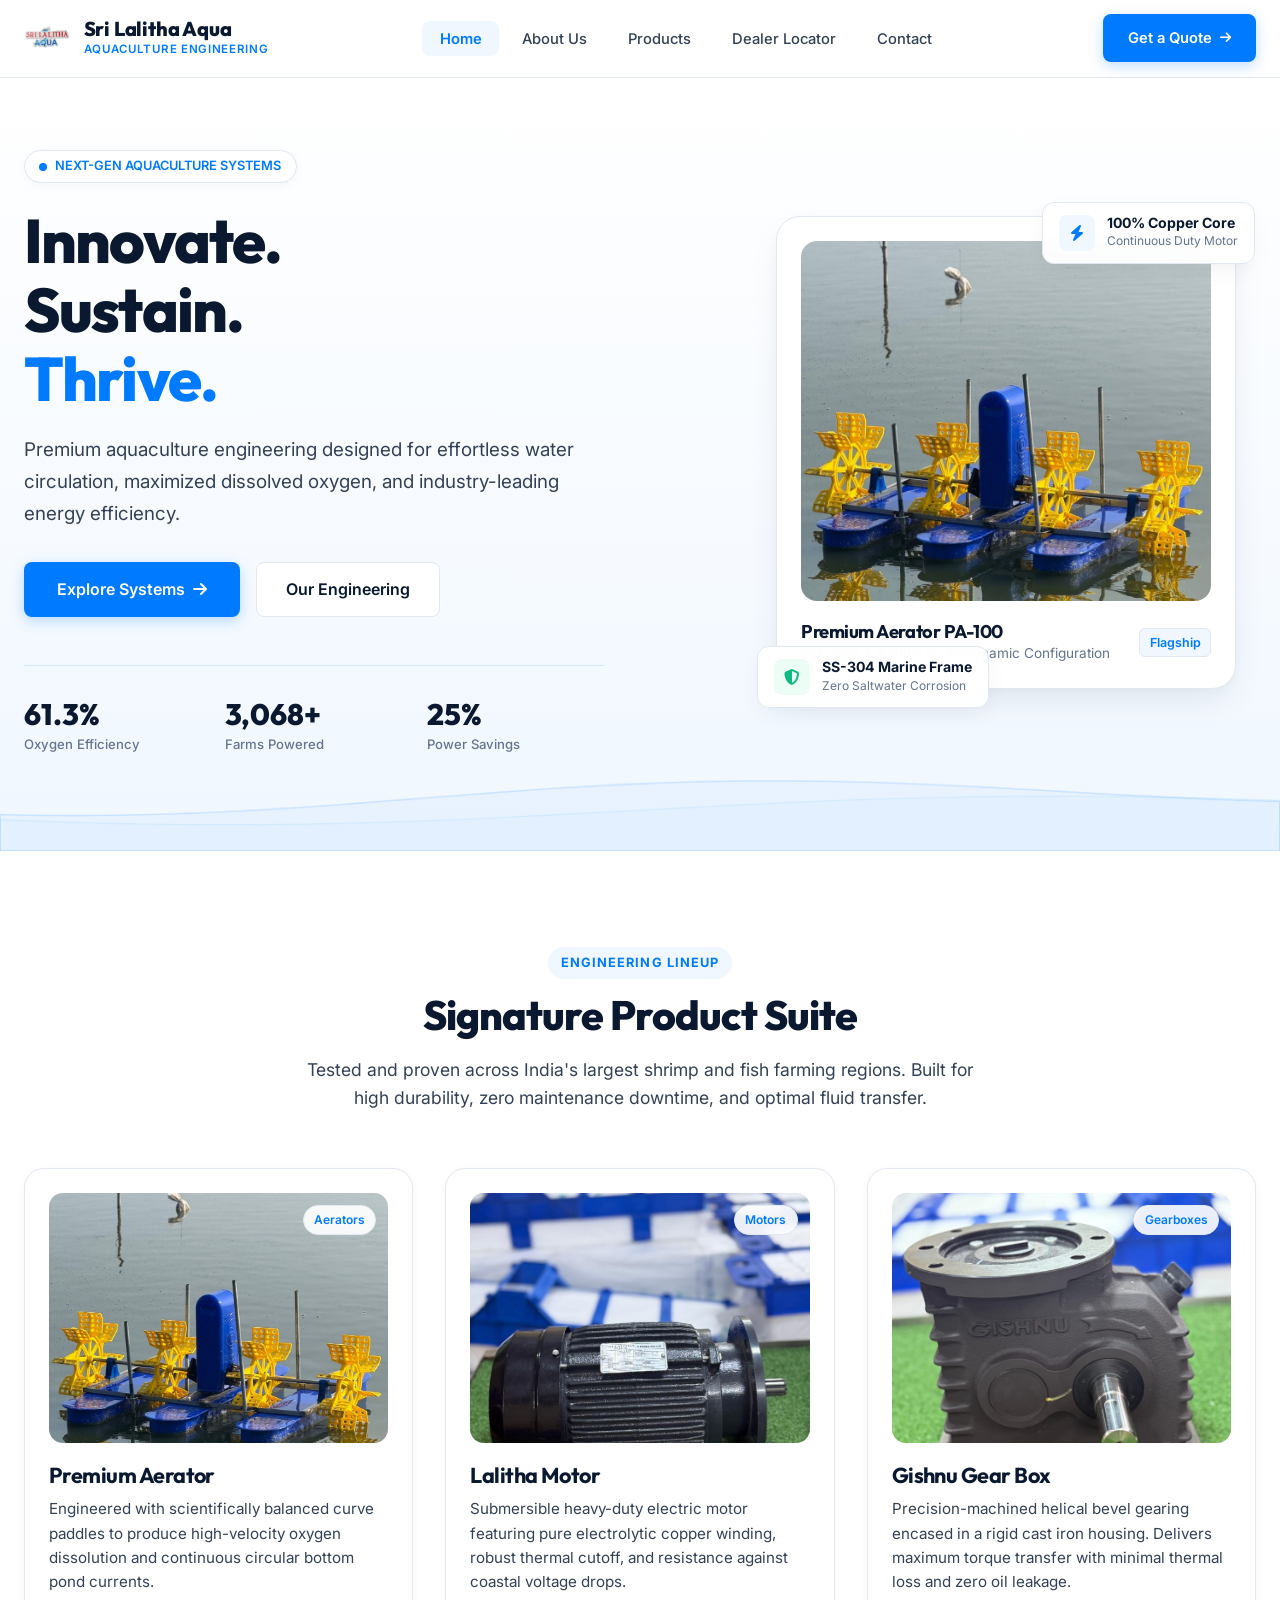
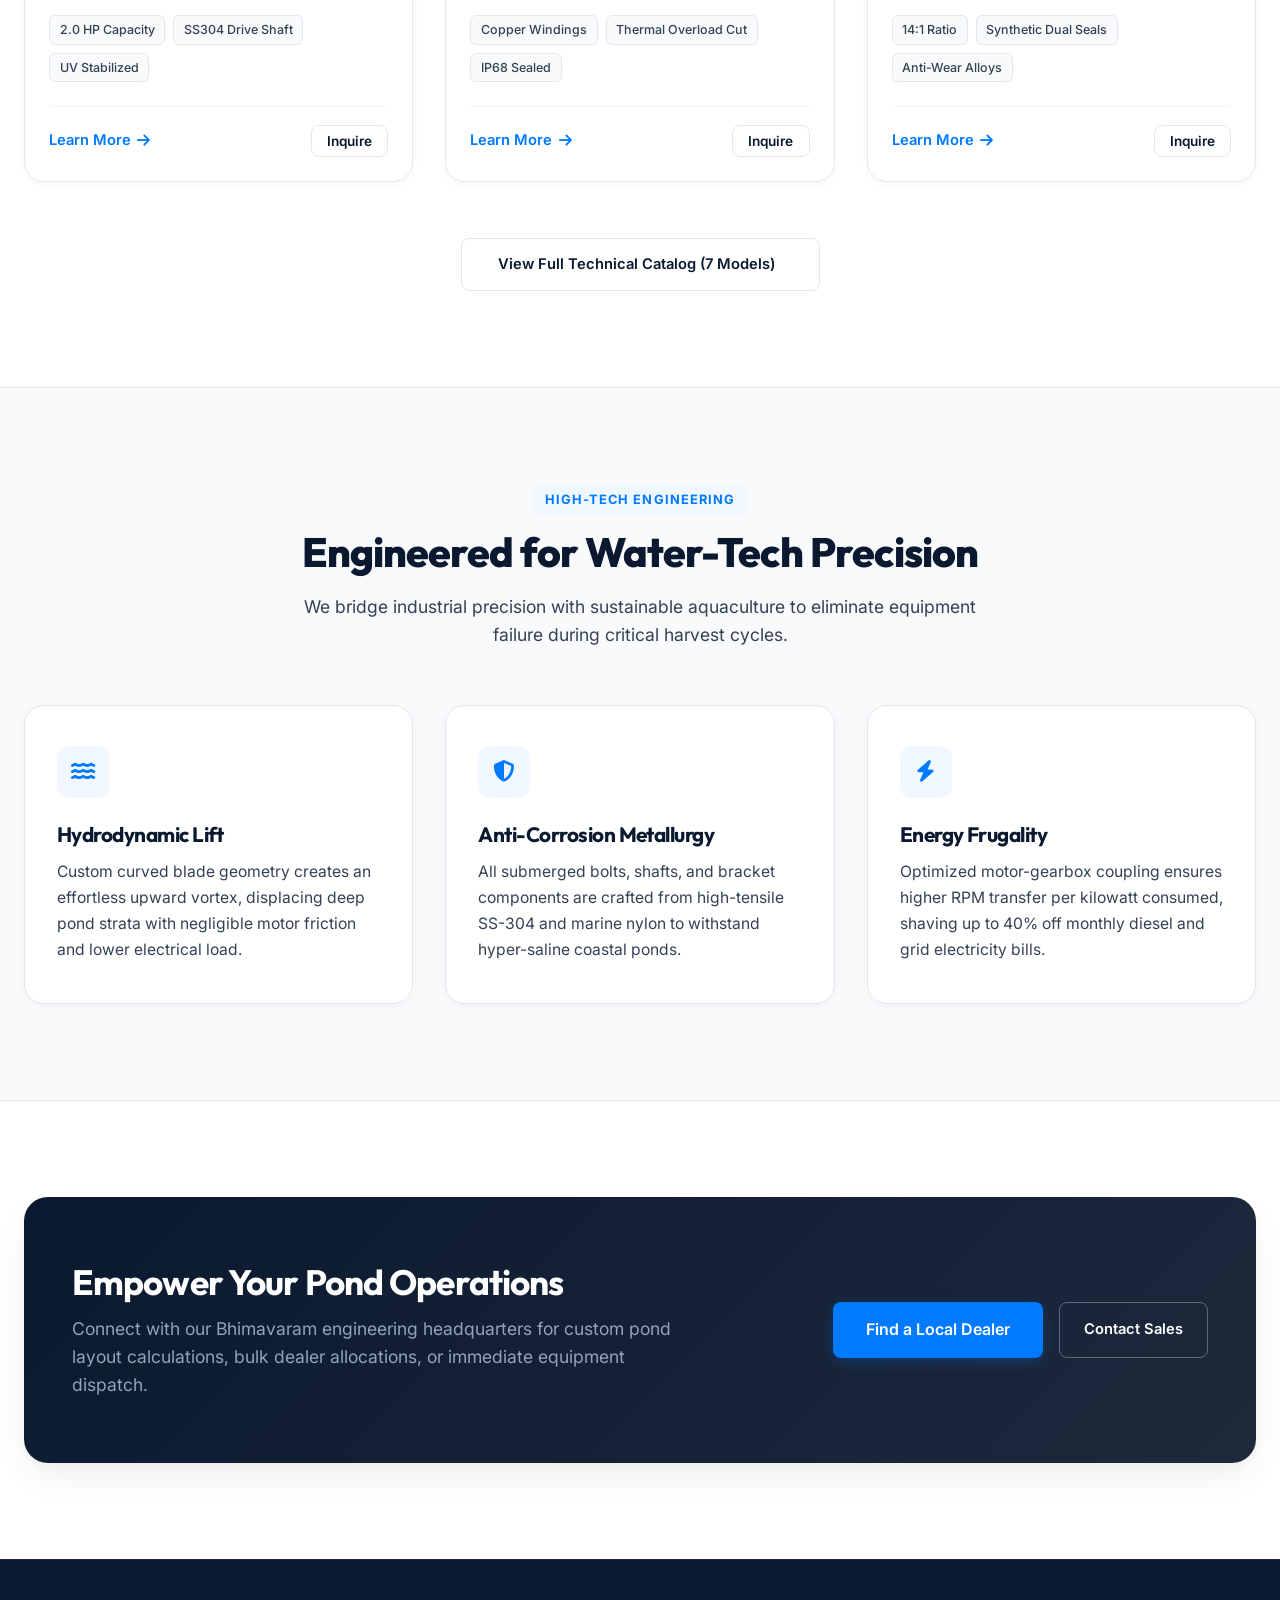
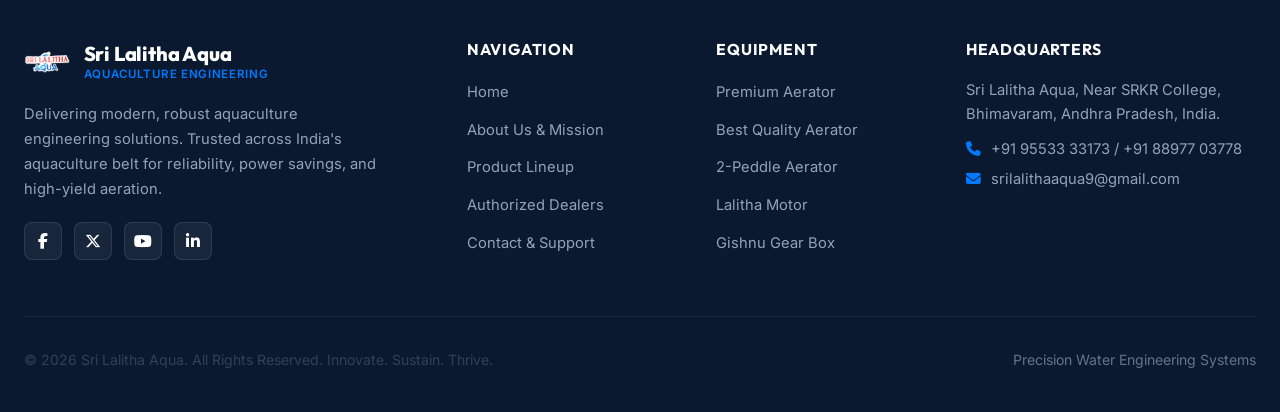
<file: index.html>
<!DOCTYPE html>
<html lang="en">
<head>
  <meta charset="UTF-8">
  <meta name="viewport" content="width=device-width, initial-scale=1.0">
  <meta name="description" content="Sri Lalitha Aqua - High-efficiency aquaculture engineering, weightless aerator hydrodynamics, high-torque motors, and precision gear systems.">
  <meta name="keywords" content="Sri Lalitha Aqua, aquaculture aerators, paddle aerators, submersible motors, aquaculture gearboxes, Bhimavaram">
  <meta name="author" content="Sri Lalitha Aqua">
  <title>Sri Lalitha Aqua | Modern Aquaculture Engineering</title>

  <link rel="preconnect" href="https://fonts.googleapis.com">
  <link rel="preconnect" href="https://fonts.gstatic.com" crossorigin>
  <link href="https://fonts.googleapis.com/css2?family=Inter:wght@300;400;500;600;700;800&family=Outfit:wght@500;600;700;800&display=swap" rel="stylesheet">

  <link rel="stylesheet" href="https://cdnjs.cloudflare.com/ajax/libs/font-awesome/6.5.1/css/all.min.css">

  <link rel="stylesheet" href="assets/css/style.css">
</head>
<body>

  <div id="preloader" class="preloader" aria-hidden="true">
    <div class="preloader-content">
      <div class="preloader-graphic">
        <div class="water-droplet-ring"></div>
        <img src="assets/images/logo.png" alt="Sri Lalitha Aqua" class="preloader-logo">
      </div>
      <div class="preloader-title">Sri Lalitha Aqua</div>
      <div class="preloader-status">
        <span id="preloaderStatusText">INITIALIZING HYDRODYNAMICS</span>
        <span id="preloaderCounter">0%</span>
      </div>
      <div class="preloader-bar">
        <div class="preloader-bar-fill" id="preloaderBarFill"></div>
      </div>
    </div>
  </div>

  <header class="site-header">
    <div class="header-inner">
      <a href="index.html" class="brand-wrap" aria-label="Sri Lalitha Aqua Home">
        <img src="assets/images/logo.png" alt="Sri Lalitha Aqua Logo" class="brand-logo">
        <div class="brand-text-wrap">
          <span class="brand-title">Sri Lalitha Aqua</span>
          <span class="brand-subtitle">Aquaculture Engineering</span>
        </div>
      </a>

      <nav aria-label="Primary Navigation">
        <ul class="nav-menu">
          <li><a href="index.html" class="nav-link active">Home</a></li>
          <li><a href="about.html" class="nav-link">About Us</a></li>
          <li><a href="products.html" class="nav-link">Products</a></li>
          <li><a href="dealer.html" class="nav-link">Dealer Locator</a></li>
          <li><a href="contact.html" class="nav-link">Contact</a></li>
        </ul>
      </nav>

      <div class="header-actions">
        <a href="contact.html" class="btn btn-primary">
          <span>Get a Quote</span>
          <i class="fas fa-arrow-right" style="font-size: 0.8rem;"></i>
        </a>
      </div>

      <button class="hamburger-btn" id="hamburgerBtn" aria-label="Toggle Navigation Menu">
        <span></span>
        <span></span>
        <span></span>
      </button>
    </div>

    <div class="mobile-nav-menu" id="mobileNavMenu">
      <a href="index.html" class="nav-link active">Home</a>
      <a href="about.html" class="nav-link">About Us</a>
      <a href="products.html" class="nav-link">Products</a>
      <a href="dealer.html" class="nav-link">Dealer Locator</a>
      <a href="contact.html" class="nav-link">Contact</a>
      <div style="padding-top: 0.5rem;">
        <a href="contact.html" class="btn btn-primary" style="width: 100%;">Contact Engineering</a>
      </div>
    </div>
  </header>

  <main>
    
    <section class="hero-section">
      <div class="hero-container">
        
        <div class="hero-copy-column">
          <div class="hero-badge">
            <span class="hero-badge-dot"></span>
            <span>NEXT-GEN AQUACULTURE SYSTEMS</span>
          </div>

          <h1 class="hero-title">
            <span class="hero-line-mask"><span class="hero-word-reveal delay-1">Innovate.</span></span>
            <span class="hero-line-mask"><span class="hero-word-reveal delay-2">Sustain.</span></span>
            <span class="hero-line-mask"><span class="hero-word-reveal delay-3 highlight">Thrive.</span></span>
          </h1>

          <p class="hero-subtitle">
            Premium aquaculture engineering designed for effortless water circulation, maximized dissolved oxygen, and industry-leading energy efficiency.
          </p>

          <div class="hero-actions">
            <a href="products.html" class="btn btn-primary" style="padding: 0.85rem 2rem; font-size: 1rem;">
              <span>Explore Systems</span>
              <i class="fas fa-arrow-right"></i>
            </a>
            <a href="about.html" class="btn btn-secondary" style="padding: 0.85rem 1.8rem; font-size: 1rem;">
              <span>Our Engineering</span>
            </a>
          </div>

          <div class="hero-stats">
            <div class="stat-item">
              <span class="stat-number" data-target="99.8" data-decimals="1" data-suffix="%">0.0%</span>
              <span class="stat-label">Oxygen Efficiency</span>
            </div>
            <div class="stat-item">
              <span class="stat-number" data-target="5000" data-decimals="0" data-suffix="+">0+</span>
              <span class="stat-label">Farms Powered</span>
            </div>
            <div class="stat-item">
              <span class="stat-number" data-target="40" data-decimals="0" data-suffix="%">0%</span>
              <span class="stat-label">Power Savings</span>
            </div>
          </div>
        </div>

        <div class="hero-visual-stage fade-up">
          <div class="hero-product-card">
            
            <div class="floating-spec spec-top-right">
              <div class="spec-icon">
                <i class="fas fa-bolt"></i>
              </div>
              <div>
                <div class="spec-text-title">100% Copper Core</div>
                <div class="spec-text-sub">Continuous Duty Motor</div>
              </div>
            </div>

            <div class="hero-image-wrap">
              <img src="assets/images/premium-aerator.jpg" alt="Sri Lalitha Aqua Flagship Aerator" class="hero-image">
            </div>

            <div style="margin-top: 1.25rem; display: flex; justify-content: space-between; align-items: center;">
              <div>
                <h3 style="font-size: 1.15rem; font-weight: 700;">Premium Aerator PA-100</h3>
                <p style="font-size: 0.85rem; color: var(--text-muted);">Industrial 4-Paddle Hydrodynamic Configuration</p>
              </div>
              <span class="spec-tag" style="background: var(--bg-ice); color: var(--accent-blue); font-weight: 600;">Flagship</span>
            </div>

            <div class="floating-spec spec-bottom-left">
              <div class="spec-icon" style="color: var(--accent-green); background: #ecfdf5;">
                <i class="fas fa-shield-alt"></i>
              </div>
              <div>
                <div class="spec-text-title">SS-304 Marine Frame</div>
                <div class="spec-text-sub">Zero Saltwater Corrosion</div>
              </div>
            </div>
          </div>
        </div>
      </div>

      <canvas id="heroWaveCanvas"></canvas>
    </section>

    <section class="section" id="featured-products">
      <div class="container">
        <div class="section-header fade-up">
          <span class="section-tag">Engineering Lineup</span>
          <h2 class="section-title">Signature Product Suite</h2>
          <p class="section-desc">
            Tested and proven across India's largest shrimp and fish farming regions. Built for high durability, zero maintenance downtime, and optimal fluid transfer.
          </p>
        </div>

        <div class="products-grid">
          
          <article class="product-card fade-up">
            <div class="product-media">
              <span class="product-badge-pill">Aerators</span>
              <img src="assets/images/premium-aerator.jpg" alt="Sri Lalitha Aqua Premium Aerator" class="product-image" loading="lazy">
            </div>
            <div class="product-info">
              <h3 class="product-title">Premium Aerator</h3>
              <p class="product-desc">
                Engineered with scientifically balanced curve paddles to produce high-velocity oxygen dissolution and continuous circular bottom pond currents.
              </p>
              <div class="product-specs-list">
                <span class="spec-tag">2.0 HP Capacity</span>
                <span class="spec-tag">SS304 Drive Shaft</span>
                <span class="spec-tag">UV Stabilized</span>
              </div>
              <div class="product-card-footer">
                <a href="products.html" class="link-learn-more">
                  <span>Learn More</span>
                  <i class="fas fa-arrow-right"></i>
                </a>
                <button class="btn btn-secondary trigger-inquiry-btn" data-product="Premium Aerator" style="padding: 0.45rem 0.95rem; font-size: 0.85rem;">
                  Inquire
                </button>
              </div>
            </div>
          </article>

          <article class="product-card fade-up">
            <div class="product-media">
              <span class="product-badge-pill">Motors</span>
              <img src="assets/images/lalitha-motor.jpg" alt="Lalitha High-Torque Motor" class="product-image" loading="lazy">
            </div>
            <div class="product-info">
              <h3 class="product-title">Lalitha Motor</h3>
              <p class="product-desc">
                Submersible heavy-duty electric motor featuring pure electrolytic copper winding, robust thermal cutoff, and resistance against coastal voltage drops.
              </p>
              <div class="product-specs-list">
                <span class="spec-tag">Copper Windings</span>
                <span class="spec-tag">Thermal Overload Cut</span>
                <span class="spec-tag">IP68 Sealed</span>
              </div>
              <div class="product-card-footer">
                <a href="products.html" class="link-learn-more">
                  <span>Learn More</span>
                  <i class="fas fa-arrow-right"></i>
                </a>
                <button class="btn btn-secondary trigger-inquiry-btn" data-product="Lalitha Motor" style="padding: 0.45rem 0.95rem; font-size: 0.85rem;">
                  Inquire
                </button>
              </div>
            </div>
          </article>

          <article class="product-card fade-up">
            <div class="product-media">
              <span class="product-badge-pill">Gearboxes</span>
              <img src="assets/images/gishnu-gear-box.jpg" alt="Gishnu Helical Gear Box" class="product-image" loading="lazy">
            </div>
            <div class="product-info">
              <h3 class="product-title">Gishnu Gear Box</h3>
              <p class="product-desc">
                Precision-machined helical bevel gearing encased in a rigid cast iron housing. Delivers maximum torque transfer with minimal thermal loss and zero oil leakage.
              </p>
              <div class="product-specs-list">
                <span class="spec-tag">14:1 Ratio</span>
                <span class="spec-tag">Synthetic Dual Seals</span>
                <span class="spec-tag">Anti-Wear Alloys</span>
              </div>
              <div class="product-card-footer">
                <a href="products.html" class="link-learn-more">
                  <span>Learn More</span>
                  <i class="fas fa-arrow-right"></i>
                </a>
                <button class="btn btn-secondary trigger-inquiry-btn" data-product="Gishnu Gear Box" style="padding: 0.45rem 0.95rem; font-size: 0.85rem;">
                  Inquire
                </button>
              </div>
            </div>
          </article>
        </div>

        <div style="text-align: center; margin-top: 3.5rem;" class="fade-up">
          <a href="products.html" class="btn btn-secondary" style="padding: 0.85rem 2.25rem;">
            <span>View Full Technical Catalog (7 Models)</span>
            <i class="fas fa-grid-2"></i>
          </a>
        </div>
      </div>
    </section>

    <section class="section section-alt">
      <div class="container">
        <div class="section-header fade-up">
          <span class="section-tag">High-Tech Engineering</span>
          <h2 class="section-title">Engineered for Water-Tech Precision</h2>
          <p class="section-desc">
            We bridge industrial precision with sustainable aquaculture to eliminate equipment failure during critical harvest cycles.
          </p>
        </div>

        <div class="engineering-grid">
          <div class="engineering-card fade-up">
            <div class="card-icon-box">
              <i class="fas fa-water"></i>
            </div>
            <h3 class="card-title">Hydrodynamic Lift</h3>
            <p class="card-desc">
              Custom curved blade geometry creates an effortless upward vortex, displacing deep pond strata with negligible motor friction and lower electrical load.
            </p>
          </div>

          <div class="engineering-card fade-up">
            <div class="card-icon-box">
              <i class="fas fa-shield-halved"></i>
            </div>
            <h3 class="card-title">Anti-Corrosion Metallurgy</h3>
            <p class="card-desc">
              All submerged bolts, shafts, and bracket components are crafted from high-tensile SS-304 and marine nylon to withstand hyper-saline coastal ponds.
            </p>
          </div>

          <div class="engineering-card fade-up">
            <div class="card-icon-box">
              <i class="fas fa-bolt"></i>
            </div>
            <h3 class="card-title">Energy Frugality</h3>
            <p class="card-desc">
              Optimized motor-gearbox coupling ensures higher RPM transfer per kilowatt consumed, shaving up to 40% off monthly diesel and grid electricity bills.
            </p>
          </div>
        </div>
      </div>
    </section>

    <section class="section">
      <div class="container">
        <div class="cta-banner fade-up">
          <div>
            <h2>Empower Your Pond Operations</h2>
            <p>
              Connect with our Bhimavaram engineering headquarters for custom pond layout calculations, bulk dealer allocations, or immediate equipment dispatch.
            </p>
          </div>
          <div style="display: flex; gap: 1rem; flex-wrap: wrap;">
            <a href="dealer.html" class="btn btn-primary">Find a Local Dealer</a>
            <a href="contact.html" class="btn btn-secondary" style="background: transparent; color: #fff; border-color: rgba(255,255,255,0.3);">Contact Sales</a>
          </div>
        </div>
      </div>
    </section>
  </main>

  <div class="modal-overlay" id="inquiryModal" role="dialog" aria-modal="true" aria-labelledby="modalHeading">
    <div class="modal-content">
      <button class="modal-close" id="modalCloseBtn" aria-label="Close dialog">
        <i class="fas fa-times"></i>
      </button>

      <div style="margin-bottom: 1.5rem;">
        <span class="section-tag" style="font-size: 0.75rem; margin-bottom: 0.5rem;">Product Inquiry</span>
        <h3 id="modalHeading" style="font-size: 1.6rem; color: var(--text-primary);">Request Technical Quote</h3>
        <p style="font-size: 0.9rem; color: var(--text-muted);">Speak directly with our technical team in Bhimavaram.</p>
      </div>

      <form data-ajax-form>
        <div class="form-group">
          <label class="form-label">Target Equipment</label>
          <input type="text" class="form-control" id="modalProduct" readonly value="Premium Aerator PA-100">
        </div>
        <div class="form-group">
          <label class="form-label">Full Name / Farm Identity</label>
          <input type="text" class="form-control" placeholder="e.g. Ramesh Aqua Farms" required>
        </div>
        <div class="form-group">
          <label class="form-label">Contact Phone / WhatsApp Number</label>
          <input type="tel" class="form-control" placeholder="+91 95533 33173" required>
        </div>
        <div class="form-group">
          <label class="form-label">Requirements or Acreage Details</label>
          <textarea class="form-control" rows="3" placeholder="Specify quantity, pond acreage, or target delivery location..."></textarea>
        </div>
        <button type="submit" class="btn btn-primary" style="width: 100%; justify-content: center; padding: 0.85rem;">
          <span>Submit Request</span>
          <i class="fas fa-paper-plane" style="font-size: 0.85rem;"></i>
        </button>
      </form>
    </div>
  </div>

  <footer class="site-footer">
    <div class="container">
      <div class="footer-top">
        <div class="footer-brand">
          <div class="brand-wrap">
            <img src="assets/images/logo.png" alt="Sri Lalitha Aqua Emblem" class="brand-logo" style="filter: brightness(1.2);">
            <div class="brand-text-wrap">
              <span class="brand-title" style="color: #ffffff;">Sri Lalitha Aqua</span>
              <span class="brand-subtitle" style="color: var(--accent-blue);">Aquaculture Engineering</span>
            </div>
          </div>
          <p>
            Delivering modern, robust aquaculture engineering solutions. Trusted across India's aquaculture belt for reliability, power savings, and high-yield aeration.
          </p>
          <div class="footer-social-links">
            <a href="https://facebook.com/srilalithaaqua" target="_blank" rel="noopener" class="social-icon-btn" aria-label="Facebook"><i class="fab fa-facebook-f"></i></a>
            <a href="https://twitter.com/srilalithaaqua" target="_blank" rel="noopener" class="social-icon-btn" aria-label="Twitter"><i class="fab fa-x-twitter"></i></a>
            <a href="https://youtube.com/srilalithaaqua" target="_blank" rel="noopener" class="social-icon-btn" aria-label="YouTube"><i class="fab fa-youtube"></i></a>
            <a href="https://linkedin.com/company/srilalithaaqua" target="_blank" rel="noopener" class="social-icon-btn" aria-label="LinkedIn"><i class="fab fa-linkedin-in"></i></a>
          </div>
        </div>

        <div>
          <h4 class="footer-col-title">Navigation</h4>
          <ul class="footer-links">
            <li><a href="index.html">Home</a></li>
            <li><a href="about.html">About Us &amp; Mission</a></li>
            <li><a href="products.html">Product Lineup</a></li>
            <li><a href="dealer.html">Authorized Dealers</a></li>
            <li><a href="contact.html">Contact &amp; Support</a></li>
          </ul>
        </div>

        <div>
          <h4 class="footer-col-title">Equipment</h4>
          <ul class="footer-links">
            <li><a href="products.html">Premium Aerator</a></li>
            <li><a href="products.html">Best Quality Aerator</a></li>
            <li><a href="products.html">2-Peddle Aerator</a></li>
            <li><a href="products.html">Lalitha Motor</a></li>
            <li><a href="products.html">Gishnu Gear Box</a></li>
          </ul>
        </div>

        <div>
          <h4 class="footer-col-title">Headquarters</h4>
          <p style="color: #94a3b8; font-size: 0.92rem; line-height: 1.6; margin-bottom: 0.75rem;">
            Sri Lalitha Aqua, Near SRKR College,<br>
            Bhimavaram, Andhra Pradesh, India.
          </p>
          <p style="color: #94a3b8; font-size: 0.92rem;">
            <i class="fas fa-phone" style="color: var(--accent-blue); margin-right: 0.4rem;"></i>
            +91 95533 33173 / +91 88977 03778
          </p>
          <p style="color: #94a3b8; font-size: 0.92rem; margin-top: 0.4rem;">
            <i class="fas fa-envelope" style="color: var(--accent-blue); margin-right: 0.4rem;"></i>
            srilalithaaqua9@gmail.com
          </p>
        </div>
      </div>

      <div class="footer-bottom">
        <p>&copy; 2026 Sri Lalitha Aqua. All Rights Reserved. Innovate. Sustain. Thrive.</p>
        <p style="color: #64748b;">Precision Water Engineering Systems</p>
      </div>
    </div>
  </footer>

  <script src="assets/js/script.js"></script>
</body>
</html>
</file>
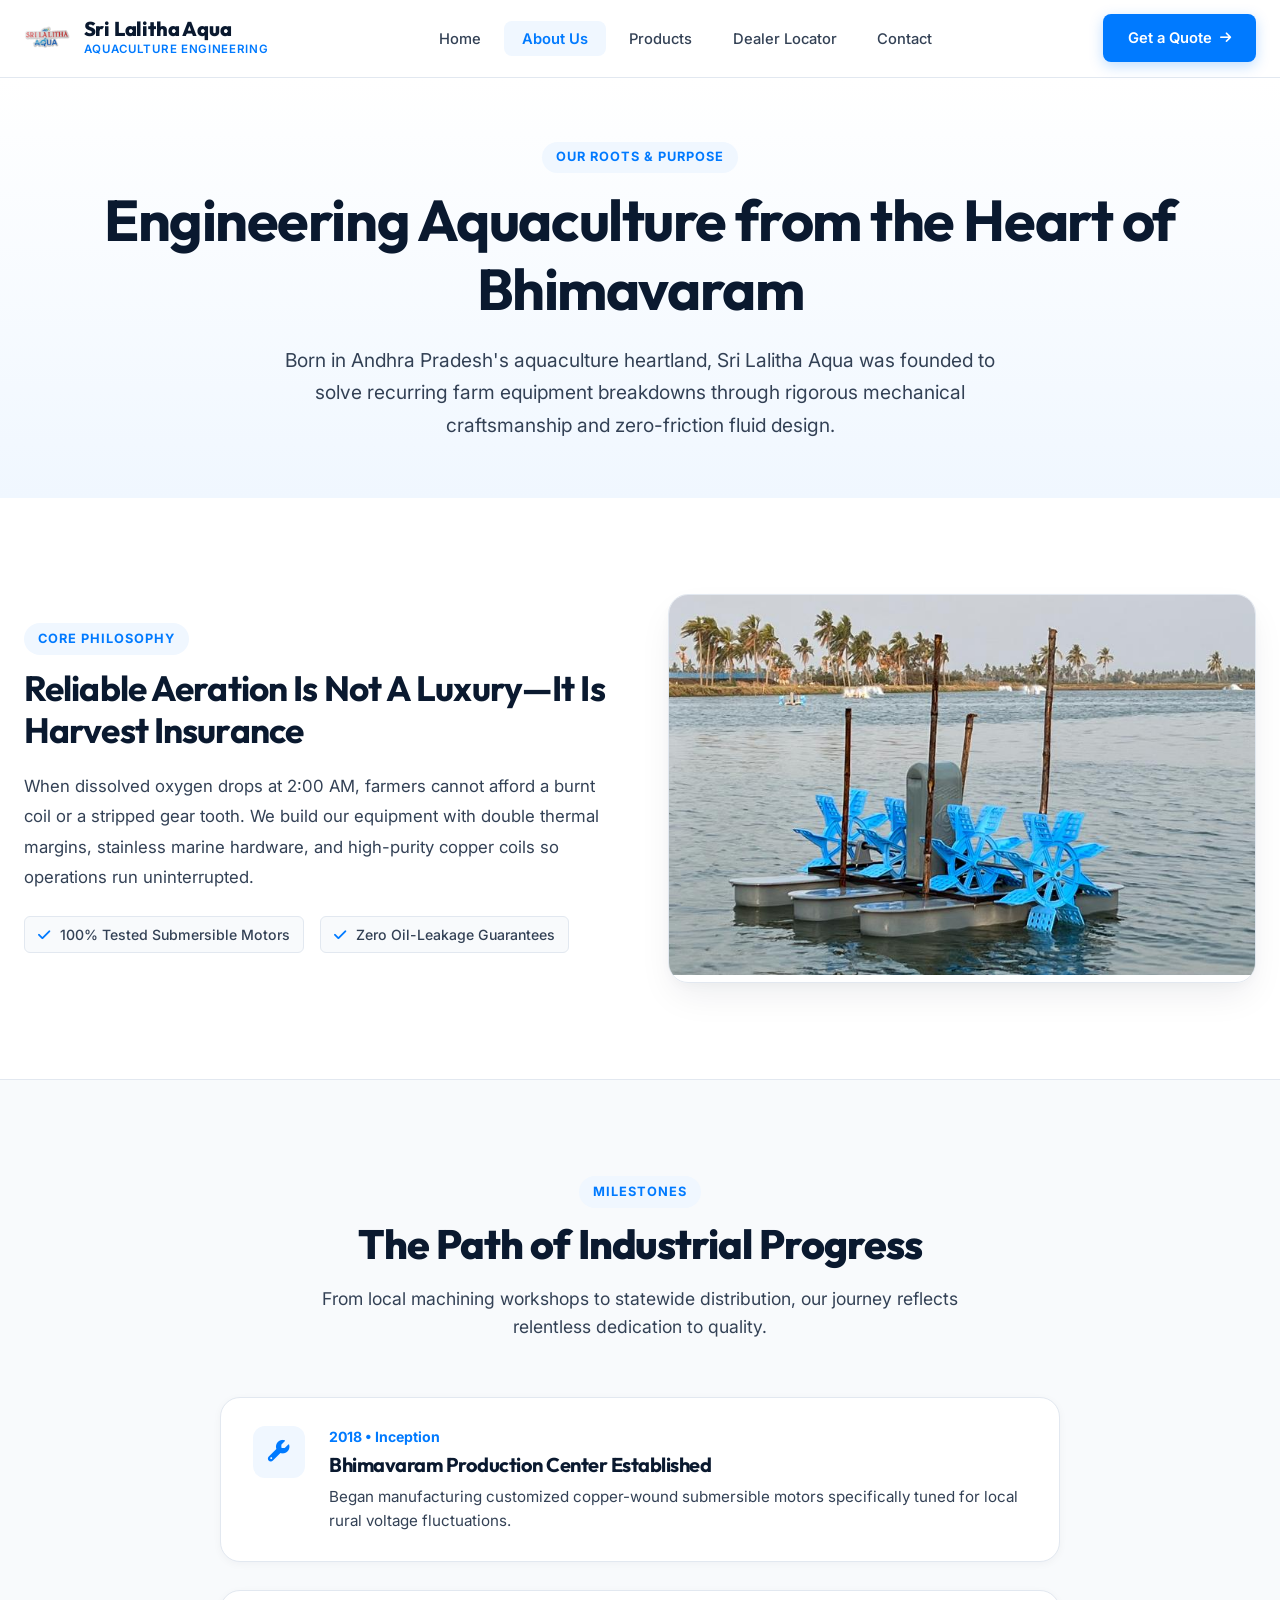
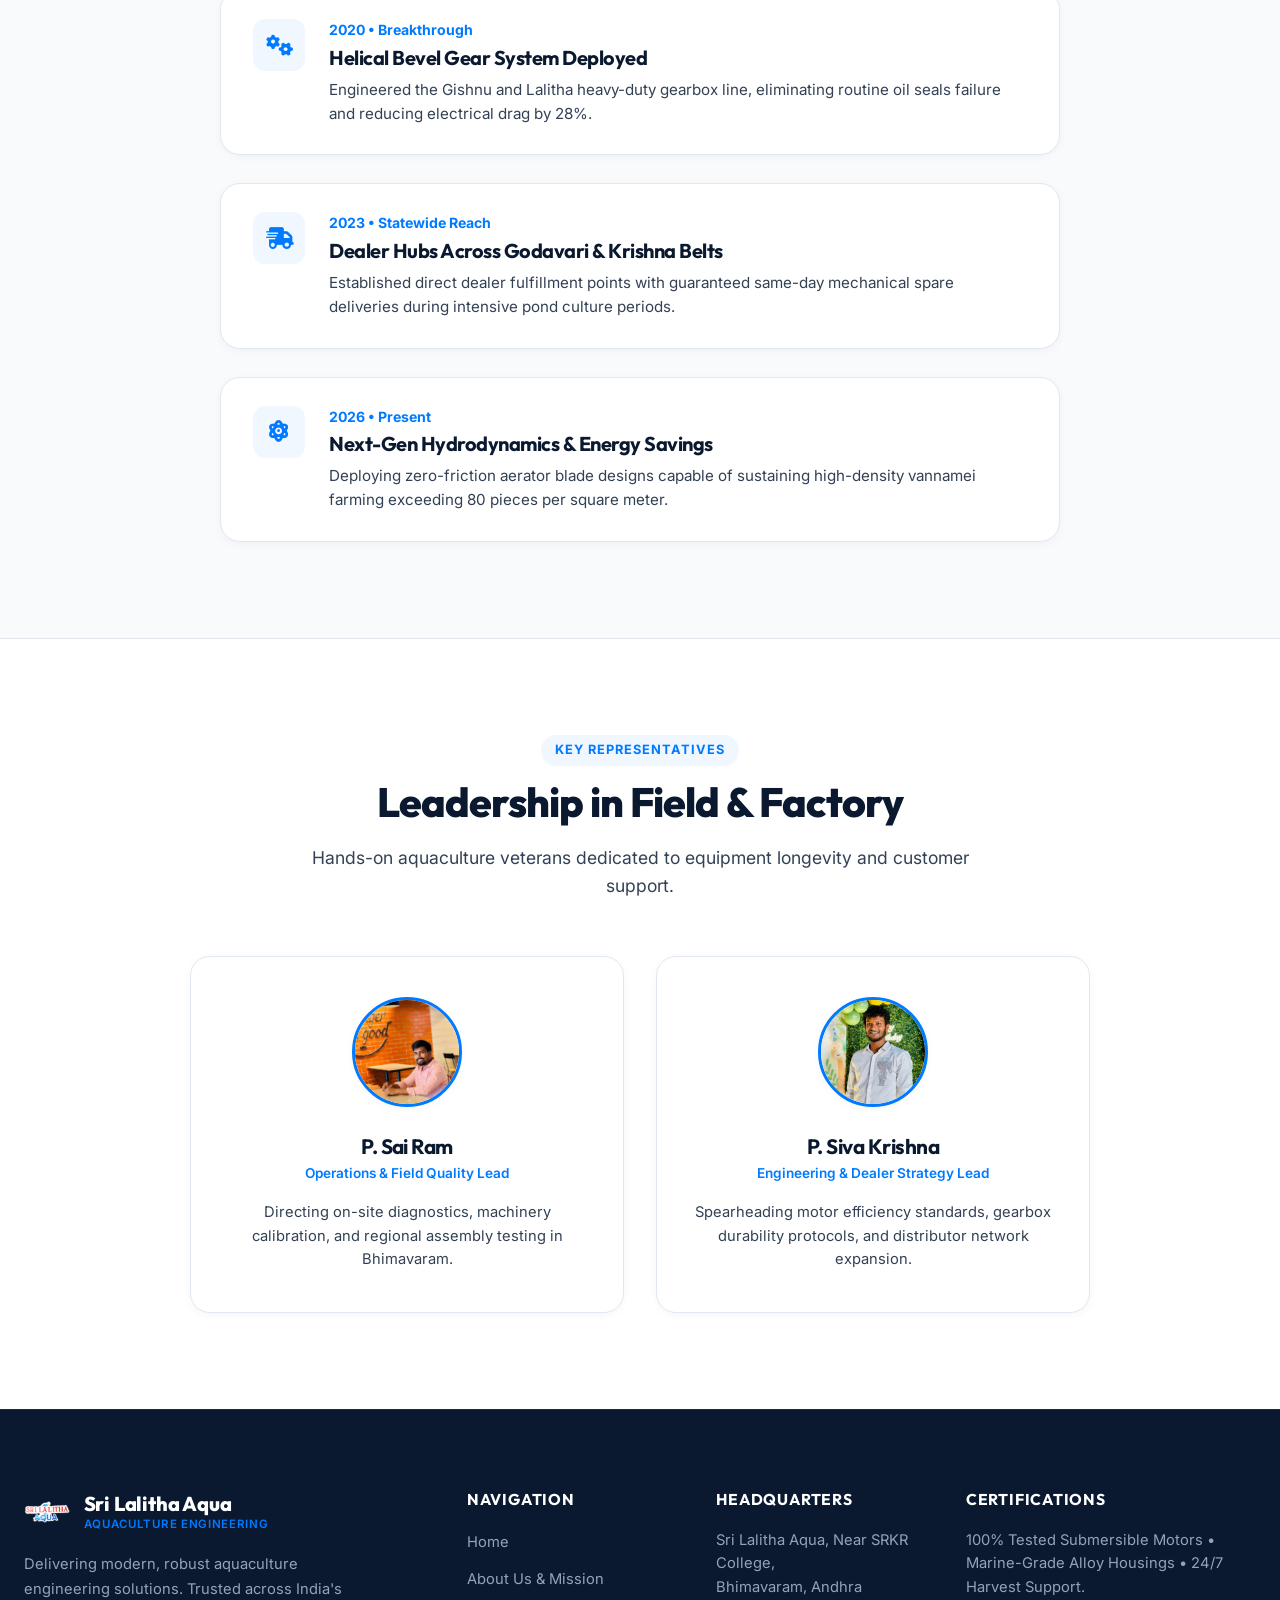
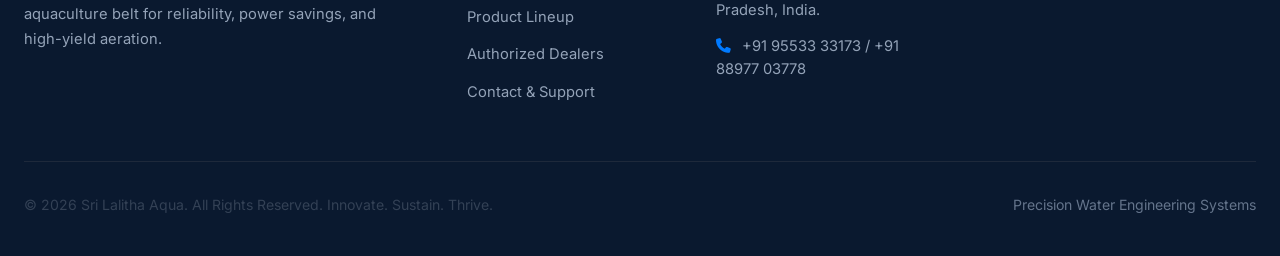
<file: about.html>
<!DOCTYPE html>
<html lang="en">
<head>
  <meta charset="UTF-8">
  <meta name="viewport" content="width=device-width, initial-scale=1.0">
  <meta name="description" content="Learn about Sri Lalitha Aqua, our aquaculture engineering history, and our mission to build high-efficiency farm hardware.">
  <meta name="keywords" content="Sri Lalitha Aqua, about, aquaculture history, Bhimavaram, bio-aeration, sustainable farming">
  <meta name="author" content="Sri Lalitha Aqua">
  <title>About Us | Sri Lalitha Aqua - Modern Aquaculture Engineering</title>

  <link rel="preconnect" href="https://fonts.googleapis.com">
  <link rel="preconnect" href="https://fonts.gstatic.com" crossorigin>
  <link href="https://fonts.googleapis.com/css2?family=Inter:wght@300;400;500;600;700;800&family=Outfit:wght@500;600;700;800&display=swap" rel="stylesheet">

  <link rel="stylesheet" href="https://cdnjs.cloudflare.com/ajax/libs/font-awesome/6.5.1/css/all.min.css">

  <link rel="stylesheet" href="assets/css/style.css">
</head>
<body>

  <header class="site-header">
    <div class="header-inner">
      <a href="index.html" class="brand-wrap" aria-label="Sri Lalitha Aqua Home">
        <img src="assets/images/logo.png" alt="Sri Lalitha Aqua Logo" class="brand-logo">
        <div class="brand-text-wrap">
          <span class="brand-title">Sri Lalitha Aqua</span>
          <span class="brand-subtitle">Aquaculture Engineering</span>
        </div>
      </a>

      <nav aria-label="Primary Navigation">
        <ul class="nav-menu">
          <li><a href="index.html" class="nav-link">Home</a></li>
          <li><a href="about.html" class="nav-link active">About Us</a></li>
          <li><a href="products.html" class="nav-link">Products</a></li>
          <li><a href="dealer.html" class="nav-link">Dealer Locator</a></li>
          <li><a href="contact.html" class="nav-link">Contact</a></li>
        </ul>
      </nav>

      <div class="header-actions">
        <a href="contact.html" class="btn btn-primary">
          <span>Get a Quote</span>
          <i class="fas fa-arrow-right" style="font-size: 0.8rem;"></i>
        </a>
      </div>

      <button class="hamburger-btn" id="hamburgerBtn" aria-label="Toggle Navigation Menu">
        <span></span>
        <span></span>
        <span></span>
      </button>
    </div>

    <div class="mobile-nav-menu" id="mobileNavMenu">
      <a href="index.html" class="nav-link">Home</a>
      <a href="about.html" class="nav-link active">About Us</a>
      <a href="products.html" class="nav-link">Products</a>
      <a href="dealer.html" class="nav-link">Dealer Locator</a>
      <a href="contact.html" class="nav-link">Contact</a>
    </div>
  </header>

  <main>
    
    <section class="section" style="background: linear-gradient(180deg, #ffffff 0%, #f0f7ff 100%); padding-top: 4rem; padding-bottom: 3.5rem; text-align: center;">
      <div class="container">
        <span class="section-tag">Our Roots &amp; Purpose</span>
        <h1 style="font-size: clamp(2.4rem, 4.5vw, 4rem); margin-bottom: 1.25rem;">
          Engineering Aquaculture from the Heart of Bhimavaram
        </h1>
        <p style="max-width: 740px; margin: 0 auto; font-size: 1.2rem; color: var(--text-secondary); line-height: 1.7;">
          Born in Andhra Pradesh's aquaculture heartland, Sri Lalitha Aqua was founded to solve recurring farm equipment breakdowns through rigorous mechanical craftsmanship and zero-friction fluid design.
        </p>
      </div>
    </section>

    <section class="section">
      <div class="container">
        <div style="display: grid; grid-template-columns: 1fr 1fr; gap: 3.5rem; align-items: center;">
          <div class="fade-up">
            <span class="section-tag">Core Philosophy</span>
            <h2 style="font-size: 2.2rem; margin-bottom: 1.25rem;">Reliable Aeration Is Not A Luxury—It Is Harvest Insurance</h2>
            <p style="font-size: 1.05rem; color: var(--text-secondary); line-height: 1.8; margin-bottom: 1.5rem;">
              When dissolved oxygen drops at 2:00 AM, farmers cannot afford a burnt coil or a stripped gear tooth. We build our equipment with double thermal margins, stainless marine hardware, and high-purity copper coils so operations run uninterrupted.
            </p>
            <div style="display: flex; gap: 1rem; flex-wrap: wrap;">
              <span class="spec-tag" style="padding: 0.4rem 0.8rem; font-size: 0.88rem;"><i class="fas fa-check" style="color: var(--accent-blue); margin-right: 0.4rem;"></i> 100% Tested Submersible Motors</span>
              <span class="spec-tag" style="padding: 0.4rem 0.8rem; font-size: 0.88rem;"><i class="fas fa-check" style="color: var(--accent-blue); margin-right: 0.4rem;"></i> Zero Oil-Leakage Guarantees</span>
            </div>
          </div>
          <div class="fade-up" style="border-radius: 20px; overflow: hidden; box-shadow: var(--shadow-lg); border: 1px solid var(--border-light);">
            <img src="assets/images/best-quality-aerator.jpg" alt="Sri Lalitha Aqua Field Aerator" style="width: 100%; height: 380px; object-fit: cover;">
          </div>
        </div>
      </div>
    </section>

    <section class="section section-alt">
      <div class="container">
        <div class="section-header fade-up">
          <span class="section-tag">Milestones</span>
          <h2 class="section-title">The Path of Industrial Progress</h2>
          <p class="section-desc">From local machining workshops to statewide distribution, our journey reflects relentless dedication to quality.</p>
        </div>

        <div style="max-width: 840px; margin: 0 auto; display: flex; flex-direction: column; gap: 1.75rem;">
          
          <div class="engineering-card fade-up" style="display: flex; gap: 1.5rem; align-items: flex-start; padding: 1.75rem 2rem;">
            <div class="card-icon-box" style="margin-bottom: 0; flex-shrink: 0;">
              <i class="fas fa-wrench"></i>
            </div>
            <div>
              <div style="font-weight: 700; color: var(--accent-blue); font-size: 0.88rem; margin-bottom: 0.25rem;">2018 &bull; Inception</div>
              <h3 style="font-size: 1.25rem; margin-bottom: 0.5rem;">Bhimavaram Production Center Established</h3>
              <p style="color: var(--text-secondary); font-size: 0.95rem; line-height: 1.6;">
                Began manufacturing customized copper-wound submersible motors specifically tuned for local rural voltage fluctuations.
              </p>
            </div>
          </div>

          <div class="engineering-card fade-up" style="display: flex; gap: 1.5rem; align-items: flex-start; padding: 1.75rem 2rem;">
            <div class="card-icon-box" style="margin-bottom: 0; flex-shrink: 0;">
              <i class="fas fa-gears"></i>
            </div>
            <div>
              <div style="font-weight: 700; color: var(--accent-blue); font-size: 0.88rem; margin-bottom: 0.25rem;">2020 &bull; Breakthrough</div>
              <h3 style="font-size: 1.25rem; margin-bottom: 0.5rem;">Helical Bevel Gear System Deployed</h3>
              <p style="color: var(--text-secondary); font-size: 0.95rem; line-height: 1.6;">
                Engineered the Gishnu and Lalitha heavy-duty gearbox line, eliminating routine oil seals failure and reducing electrical drag by 28%.
              </p>
            </div>
          </div>

          <div class="engineering-card fade-up" style="display: flex; gap: 1.5rem; align-items: flex-start; padding: 1.75rem 2rem;">
            <div class="card-icon-box" style="margin-bottom: 0; flex-shrink: 0;">
              <i class="fas fa-truck-fast"></i>
            </div>
            <div>
              <div style="font-weight: 700; color: var(--accent-blue); font-size: 0.88rem; margin-bottom: 0.25rem;">2023 &bull; Statewide Reach</div>
              <h3 style="font-size: 1.25rem; margin-bottom: 0.5rem;">Dealer Hubs Across Godavari &amp; Krishna Belts</h3>
              <p style="color: var(--text-secondary); font-size: 0.95rem; line-height: 1.6;">
                Established direct dealer fulfillment points with guaranteed same-day mechanical spare deliveries during intensive pond culture periods.
              </p>
            </div>
          </div>

          <div class="engineering-card fade-up" style="display: flex; gap: 1.5rem; align-items: flex-start; padding: 1.75rem 2rem;">
            <div class="card-icon-box" style="margin-bottom: 0; flex-shrink: 0;">
              <i class="fas fa-atom"></i>
            </div>
            <div>
              <div style="font-weight: 700; color: var(--accent-blue); font-size: 0.88rem; margin-bottom: 0.25rem;">2026 &bull; Present</div>
              <h3 style="font-size: 1.25rem; margin-bottom: 0.5rem;">Next-Gen Hydrodynamics &amp; Energy Savings</h3>
              <p style="color: var(--text-secondary); font-size: 0.95rem; line-height: 1.6;">
                Deploying zero-friction aerator blade designs capable of sustaining high-density vannamei farming exceeding 80 pieces per square meter.
              </p>
            </div>
          </div>
        </div>
      </div>
    </section>

    <section class="section">
      <div class="container">
        <div class="section-header fade-up">
          <span class="section-tag">Key Representatives</span>
          <h2 class="section-title">Leadership in Field &amp; Factory</h2>
          <p class="section-desc">Hands-on aquaculture veterans dedicated to equipment longevity and customer support.</p>
        </div>

        <div style="display: grid; grid-template-columns: repeat(auto-fit, minmax(280px, 1fr)); gap: 2rem; max-width: 900px; margin: 0 auto;">
          <div class="engineering-card fade-up" style="text-align: center;">
            <img src="assets/images/sai.jpg" alt="P. Sai Ram" style="width: 110px; height: 110px; border-radius: 50%; object-fit: cover; margin: 0 auto 1.25rem; border: 3px solid var(--accent-blue); box-shadow: var(--shadow-sm);">
            <h3 style="font-size: 1.3rem; margin-bottom: 0.25rem;">P. Sai Ram</h3>
            <div style="font-size: 0.85rem; font-weight: 600; color: var(--accent-blue); margin-bottom: 1rem;">Operations &amp; Field Quality Lead</div>
            <p style="font-size: 0.92rem; color: var(--text-secondary); line-height: 1.6;">
              Directing on-site diagnostics, machinery calibration, and regional assembly testing in Bhimavaram.
            </p>
          </div>

          <div class="engineering-card fade-up" style="text-align: center;">
            <img src="assets/images/puli.jpg" alt="P. Siva Krishna" style="width: 110px; height: 110px; border-radius: 50%; object-fit: cover; margin: 0 auto 1.25rem; border: 3px solid var(--accent-blue); box-shadow: var(--shadow-sm);">
            <h3 style="font-size: 1.3rem; margin-bottom: 0.25rem;">P. Siva Krishna</h3>
            <div style="font-size: 0.85rem; font-weight: 600; color: var(--accent-blue); margin-bottom: 1rem;">Engineering &amp; Dealer Strategy Lead</div>
            <p style="font-size: 0.92rem; color: var(--text-secondary); line-height: 1.6;">
              Spearheading motor efficiency standards, gearbox durability protocols, and distributor network expansion.
            </p>
          </div>
        </div>
      </div>
    </section>
  </main>

  <footer class="site-footer">
    <div class="container">
      <div class="footer-top">
        <div class="footer-brand">
          <div class="brand-wrap">
            <img src="assets/images/logo.png" alt="Sri Lalitha Aqua Emblem" class="brand-logo" style="filter: brightness(1.2);">
            <div class="brand-text-wrap">
              <span class="brand-title" style="color: #ffffff;">Sri Lalitha Aqua</span>
              <span class="brand-subtitle" style="color: var(--accent-blue);">Aquaculture Engineering</span>
            </div>
          </div>
          <p>
            Delivering modern, robust aquaculture engineering solutions. Trusted across India's aquaculture belt for reliability, power savings, and high-yield aeration.
          </p>
        </div>

        <div>
          <h4 class="footer-col-title">Navigation</h4>
          <ul class="footer-links">
            <li><a href="index.html">Home</a></li>
            <li><a href="about.html">About Us &amp; Mission</a></li>
            <li><a href="products.html">Product Lineup</a></li>
            <li><a href="dealer.html">Authorized Dealers</a></li>
            <li><a href="contact.html">Contact &amp; Support</a></li>
          </ul>
        </div>

        <div>
          <h4 class="footer-col-title">Headquarters</h4>
          <p style="color: #94a3b8; font-size: 0.92rem; line-height: 1.6; margin-bottom: 0.75rem;">
            Sri Lalitha Aqua, Near SRKR College,<br>
            Bhimavaram, Andhra Pradesh, India.
          </p>
          <p style="color: #94a3b8; font-size: 0.92rem;">
            <i class="fas fa-phone" style="color: var(--accent-blue); margin-right: 0.4rem;"></i>
            +91 95533 33173 / +91 88977 03778
          </p>
        </div>

        <div>
          <h4 class="footer-col-title">Certifications</h4>
          <p style="color: #94a3b8; font-size: 0.92rem; line-height: 1.6;">
            100% Tested Submersible Motors &bull; Marine-Grade Alloy Housings &bull; 24/7 Harvest Support.
          </p>
        </div>
      </div>

      <div class="footer-bottom">
        <p>&copy; 2026 Sri Lalitha Aqua. All Rights Reserved. Innovate. Sustain. Thrive.</p>
        <p style="color: #64748b;">Precision Water Engineering Systems</p>
      </div>
    </div>
  </footer>

  <script src="assets/js/script.js"></script>
</body>
</html>
</file>
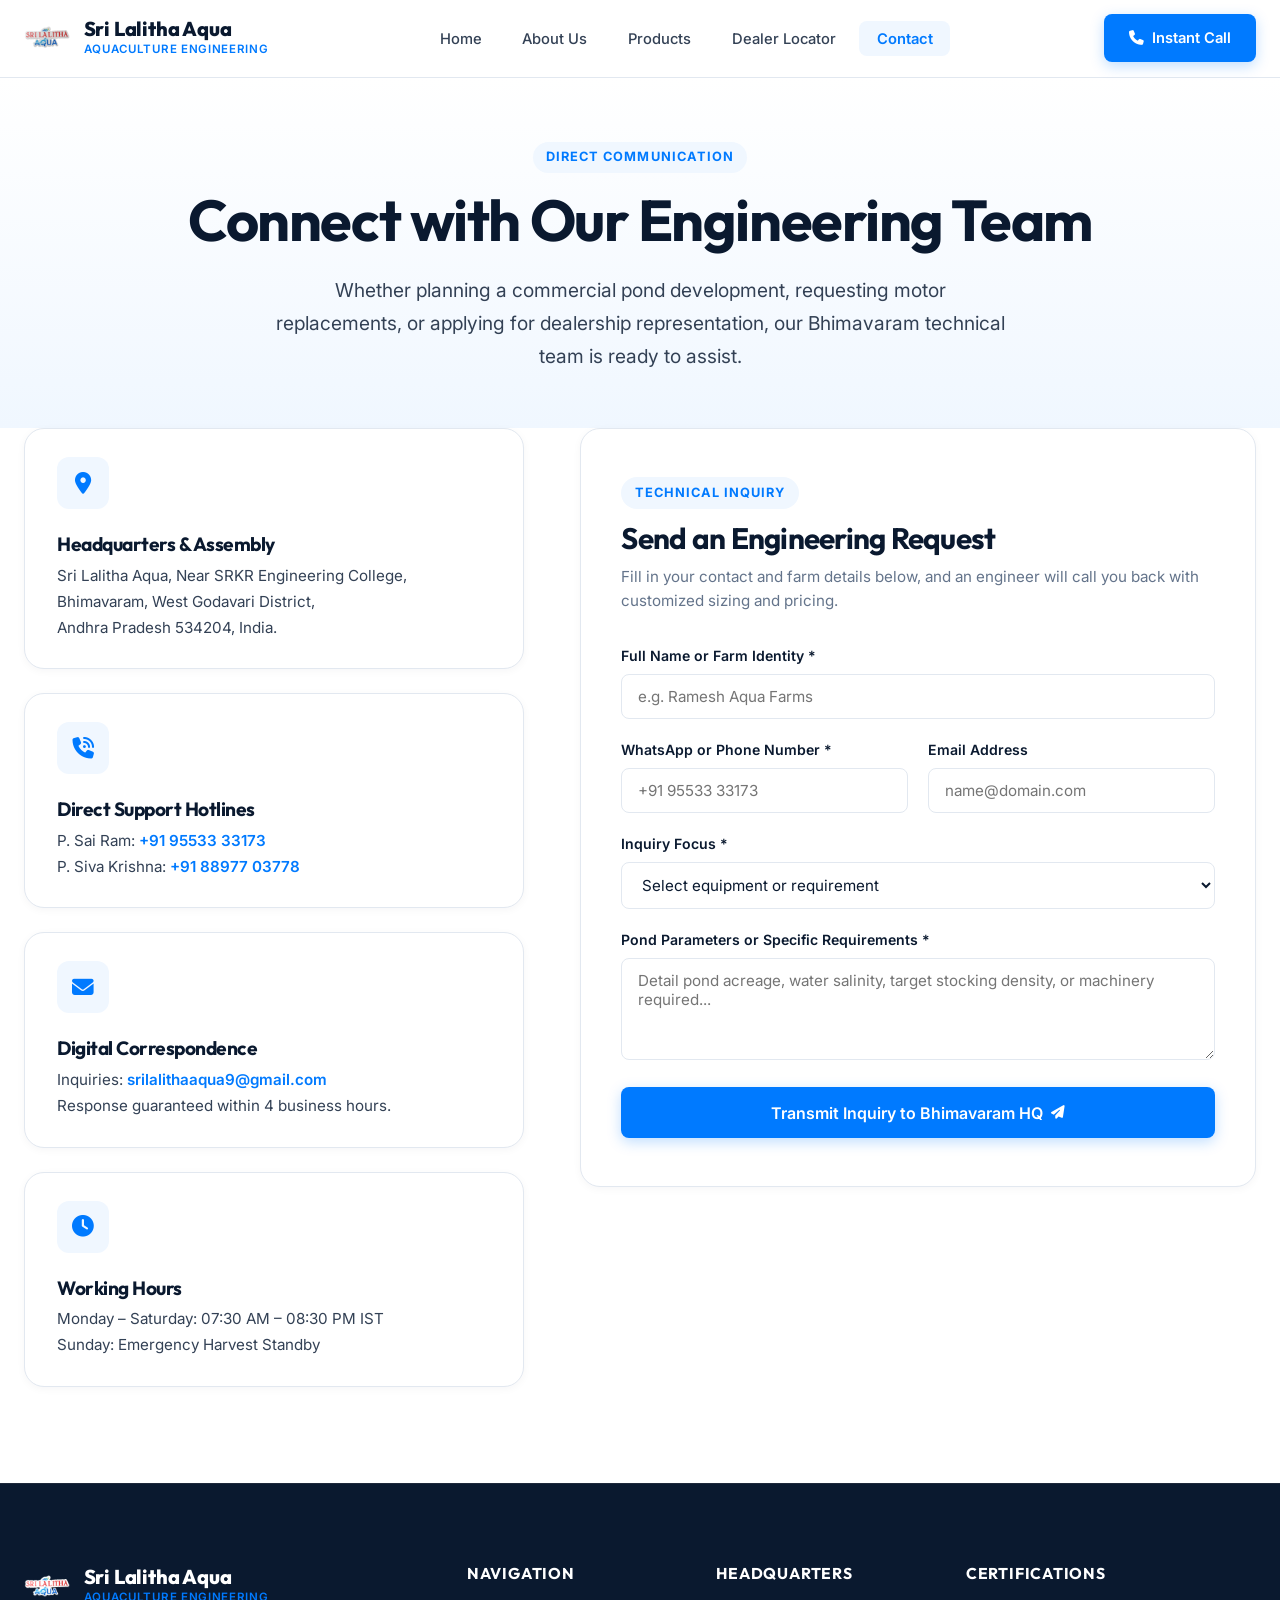
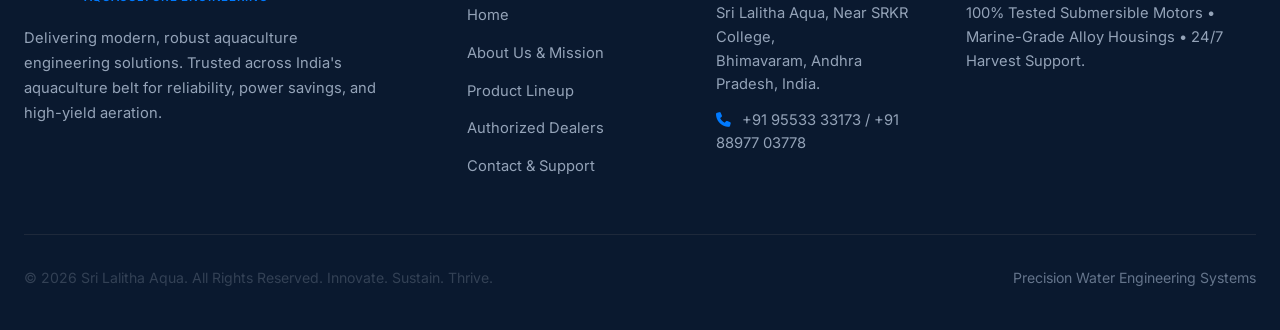
<file: contact.html>
<!DOCTYPE html>
<html lang="en">
<head>
  <meta charset="UTF-8">
  <meta name="viewport" content="width=device-width, initial-scale=1.0">
  <meta name="description" content="Contact Sri Lalitha Aqua in Bhimavaram, Andhra Pradesh. Get direct engineering support, product quotes, and dealership opportunities.">
  <meta name="keywords" content="Sri Lalitha Aqua contact, Bhimavaram aquaculture phone, SRKR college aquaculture, aerator inquiries">
  <meta name="author" content="Sri Lalitha Aqua">
  <title>Contact Engineering | Sri Lalitha Aqua - Direct Support</title>

  <link rel="preconnect" href="https://fonts.googleapis.com">
  <link rel="preconnect" href="https://fonts.gstatic.com" crossorigin>
  <link href="https://fonts.googleapis.com/css2?family=Inter:wght@300;400;500;600;700;800&family=Outfit:wght@500;600;700;800&display=swap" rel="stylesheet">

  <link rel="stylesheet" href="https://cdnjs.cloudflare.com/ajax/libs/font-awesome/6.5.1/css/all.min.css">

  <link rel="stylesheet" href="assets/css/style.css">
</head>
<body>

  <header class="site-header">
    <div class="header-inner">
      <a href="index.html" class="brand-wrap" aria-label="Sri Lalitha Aqua Home">
        <img src="assets/images/logo.png" alt="Sri Lalitha Aqua Logo" class="brand-logo">
        <div class="brand-text-wrap">
          <span class="brand-title">Sri Lalitha Aqua</span>
          <span class="brand-subtitle">Aquaculture Engineering</span>
        </div>
      </a>

      <nav aria-label="Primary Navigation">
        <ul class="nav-menu">
          <li><a href="index.html" class="nav-link">Home</a></li>
          <li><a href="about.html" class="nav-link">About Us</a></li>
          <li><a href="products.html" class="nav-link">Products</a></li>
          <li><a href="dealer.html" class="nav-link">Dealer Locator</a></li>
          <li><a href="contact.html" class="nav-link active">Contact</a></li>
        </ul>
      </nav>

      <div class="header-actions">
        <a href="tel:+919553333173" class="btn btn-primary">
          <i class="fas fa-phone"></i>
          <span>Instant Call</span>
        </a>
      </div>

      <button class="hamburger-btn" id="hamburgerBtn" aria-label="Toggle Navigation Menu">
        <span></span>
        <span></span>
        <span></span>
      </button>
    </div>

    <div class="mobile-nav-menu" id="mobileNavMenu">
      <a href="index.html" class="nav-link">Home</a>
      <a href="about.html" class="nav-link">About Us</a>
      <a href="products.html" class="nav-link">Products</a>
      <a href="dealer.html" class="nav-link">Dealer Locator</a>
      <a href="contact.html" class="nav-link active">Contact</a>
    </div>
  </header>

  <main>
    
    <section class="section" style="background: linear-gradient(180deg, #ffffff 0%, #f0f7ff 100%); padding-top: 4rem; padding-bottom: 3.5rem; text-align: center;">
      <div class="container">
        <span class="section-tag">Direct Communication</span>
        <h1 style="font-size: clamp(2.4rem, 4.5vw, 4rem); margin-bottom: 1.25rem;">
          Connect with Our Engineering Team
        </h1>
        <p style="max-width: 740px; margin: 0 auto; font-size: 1.2rem; color: var(--text-secondary); line-height: 1.7;">
          Whether planning a commercial pond development, requesting motor replacements, or applying for dealership representation, our Bhimavaram technical team is ready to assist.
        </p>
      </div>
    </section>

    <section class="section" style="padding-top: 0;">
      <div class="container">
        <div style="display: grid; grid-template-columns: 1fr 1.35fr; gap: 3.5rem; align-items: start;">
          
          <div style="display: flex; flex-direction: column; gap: 1.5rem;" class="fade-up">
            <div class="engineering-card" style="padding: 1.75rem 2rem;">
              <div class="card-icon-box">
                <i class="fas fa-location-dot"></i>
              </div>
              <h3 style="font-size: 1.2rem; margin-bottom: 0.4rem;">Headquarters &amp; Assembly</h3>
              <p style="font-size: 0.95rem; color: var(--text-secondary); line-height: 1.7;">
                Sri Lalitha Aqua, Near SRKR Engineering College,<br>
                Bhimavaram, West Godavari District,<br>
                Andhra Pradesh 534204, India.
              </p>
            </div>

            <div class="engineering-card" style="padding: 1.75rem 2rem;">
              <div class="card-icon-box">
                <i class="fas fa-phone-volume"></i>
              </div>
              <h3 style="font-size: 1.2rem; margin-bottom: 0.4rem;">Direct Support Hotlines</h3>
              <p style="font-size: 0.95rem; color: var(--text-secondary); line-height: 1.7;">
                P. Sai Ram: <a href="tel:+919553333173" style="color: var(--accent-blue); font-weight: 600; text-decoration: none;">+91 95533 33173</a><br>
                P. Siva Krishna: <a href="tel:+918897703778" style="color: var(--accent-blue); font-weight: 600; text-decoration: none;">+91 88977 03778</a>
              </p>
            </div>

            <div class="engineering-card" style="padding: 1.75rem 2rem;">
              <div class="card-icon-box">
                <i class="fas fa-envelope"></i>
              </div>
              <h3 style="font-size: 1.2rem; margin-bottom: 0.4rem;">Digital Correspondence</h3>
              <p style="font-size: 0.95rem; color: var(--text-secondary); line-height: 1.7;">
                Inquiries: <a href="mailto:srilalithaaqua9@gmail.com" style="color: var(--accent-blue); font-weight: 600; text-decoration: none;">srilalithaaqua9@gmail.com</a><br>
                Response guaranteed within 4 business hours.
              </p>
            </div>

            <div class="engineering-card" style="padding: 1.75rem 2rem;">
              <div class="card-icon-box">
                <i class="fas fa-clock"></i>
              </div>
              <h3 style="font-size: 1.2rem; margin-bottom: 0.4rem;">Working Hours</h3>
              <p style="font-size: 0.95rem; color: var(--text-secondary); line-height: 1.7;">
                Monday &ndash; Saturday: 07:30 AM &ndash; 08:30 PM IST<br>
                Sunday: Emergency Harvest Standby
              </p>
            </div>
          </div>

          <div class="engineering-card fade-up" style="padding: 3rem 2.5rem;">
            <span class="section-tag" style="margin-bottom: 0.75rem;">Technical Inquiry</span>
            <h2 style="font-size: 1.85rem; margin-bottom: 0.5rem;">Send an Engineering Request</h2>
            <p style="font-size: 0.95rem; color: var(--text-muted); margin-bottom: 2rem;">
              Fill in your contact and farm details below, and an engineer will call you back with customized sizing and pricing.
            </p>

            <form data-ajax-form>
              <div class="form-group">
                <label class="form-label">Full Name or Farm Identity *</label>
                <input type="text" class="form-control" placeholder="e.g. Ramesh Aqua Farms" required>
              </div>

              <div style="display: grid; grid-template-columns: 1fr 1fr; gap: 1.25rem;">
                <div class="form-group">
                  <label class="form-label">WhatsApp or Phone Number *</label>
                  <input type="tel" class="form-control" placeholder="+91 95533 33173" required>
                </div>
                <div class="form-group">
                  <label class="form-label">Email Address</label>
                  <input type="email" class="form-control" placeholder="name@domain.com">
                </div>
              </div>

              <div class="form-group">
                <label class="form-label">Inquiry Focus *</label>
                <select class="form-control" required>
                  <option value="" disabled selected>Select equipment or requirement</option>
                  <option value="aerators">Aeration Systems (Premium / 2-Peddle / Best Quality)</option>
                  <option value="motors">Submersible Motors (Lalitha / Jagannath)</option>
                  <option value="gearboxes">Gearboxes &amp; Transmission Hubs (Gishnu / Lalitha)</option>
                  <option value="dealer">Authorized Dealership / Distributorship</option>
                  <option value="custom">Complete Pond Farm Consultation</option>
                </select>
              </div>

              <div class="form-group">
                <label class="form-label">Pond Parameters or Specific Requirements *</label>
                <textarea class="form-control" rows="4" placeholder="Detail pond acreage, water salinity, target stocking density, or machinery required..." required></textarea>
              </div>

              <button type="submit" class="btn btn-primary" style="width: 100%; justify-content: center; padding: 0.9rem; font-size: 1rem;">
                <span>Transmit Inquiry to Bhimavaram HQ</span>
                <i class="fas fa-paper-plane" style="font-size: 0.85rem;"></i>
              </button>
            </form>
          </div>
        </div>
      </div>
    </section>
  </main>

  <footer class="site-footer">
    <div class="container">
      <div class="footer-top">
        <div class="footer-brand">
          <div class="brand-wrap">
            <img src="assets/images/logo.png" alt="Sri Lalitha Aqua Emblem" class="brand-logo" style="filter: brightness(1.2);">
            <div class="brand-text-wrap">
              <span class="brand-title" style="color: #ffffff;">Sri Lalitha Aqua</span>
              <span class="brand-subtitle" style="color: var(--accent-blue);">Aquaculture Engineering</span>
            </div>
          </div>
          <p>
            Delivering modern, robust aquaculture engineering solutions. Trusted across India's aquaculture belt for reliability, power savings, and high-yield aeration.
          </p>
        </div>

        <div>
          <h4 class="footer-col-title">Navigation</h4>
          <ul class="footer-links">
            <li><a href="index.html">Home</a></li>
            <li><a href="about.html">About Us &amp; Mission</a></li>
            <li><a href="products.html">Product Lineup</a></li>
            <li><a href="dealer.html">Authorized Dealers</a></li>
            <li><a href="contact.html">Contact &amp; Support</a></li>
          </ul>
        </div>

        <div>
          <h4 class="footer-col-title">Headquarters</h4>
          <p style="color: #94a3b8; font-size: 0.92rem; line-height: 1.6; margin-bottom: 0.75rem;">
            Sri Lalitha Aqua, Near SRKR College,<br>
            Bhimavaram, Andhra Pradesh, India.
          </p>
          <p style="color: #94a3b8; font-size: 0.92rem;">
            <i class="fas fa-phone" style="color: var(--accent-blue); margin-right: 0.4rem;"></i>
            +91 95533 33173 / +91 88977 03778
          </p>
        </div>

        <div>
          <h4 class="footer-col-title">Certifications</h4>
          <p style="color: #94a3b8; font-size: 0.92rem; line-height: 1.6;">
            100% Tested Submersible Motors &bull; Marine-Grade Alloy Housings &bull; 24/7 Harvest Support.
          </p>
        </div>
      </div>

      <div class="footer-bottom">
        <p>&copy; 2026 Sri Lalitha Aqua. All Rights Reserved. Innovate. Sustain. Thrive.</p>
        <p style="color: #64748b;">Precision Water Engineering Systems</p>
      </div>
    </div>
  </footer>

  <script src="assets/js/script.js"></script>
</body>
</html>
</file>
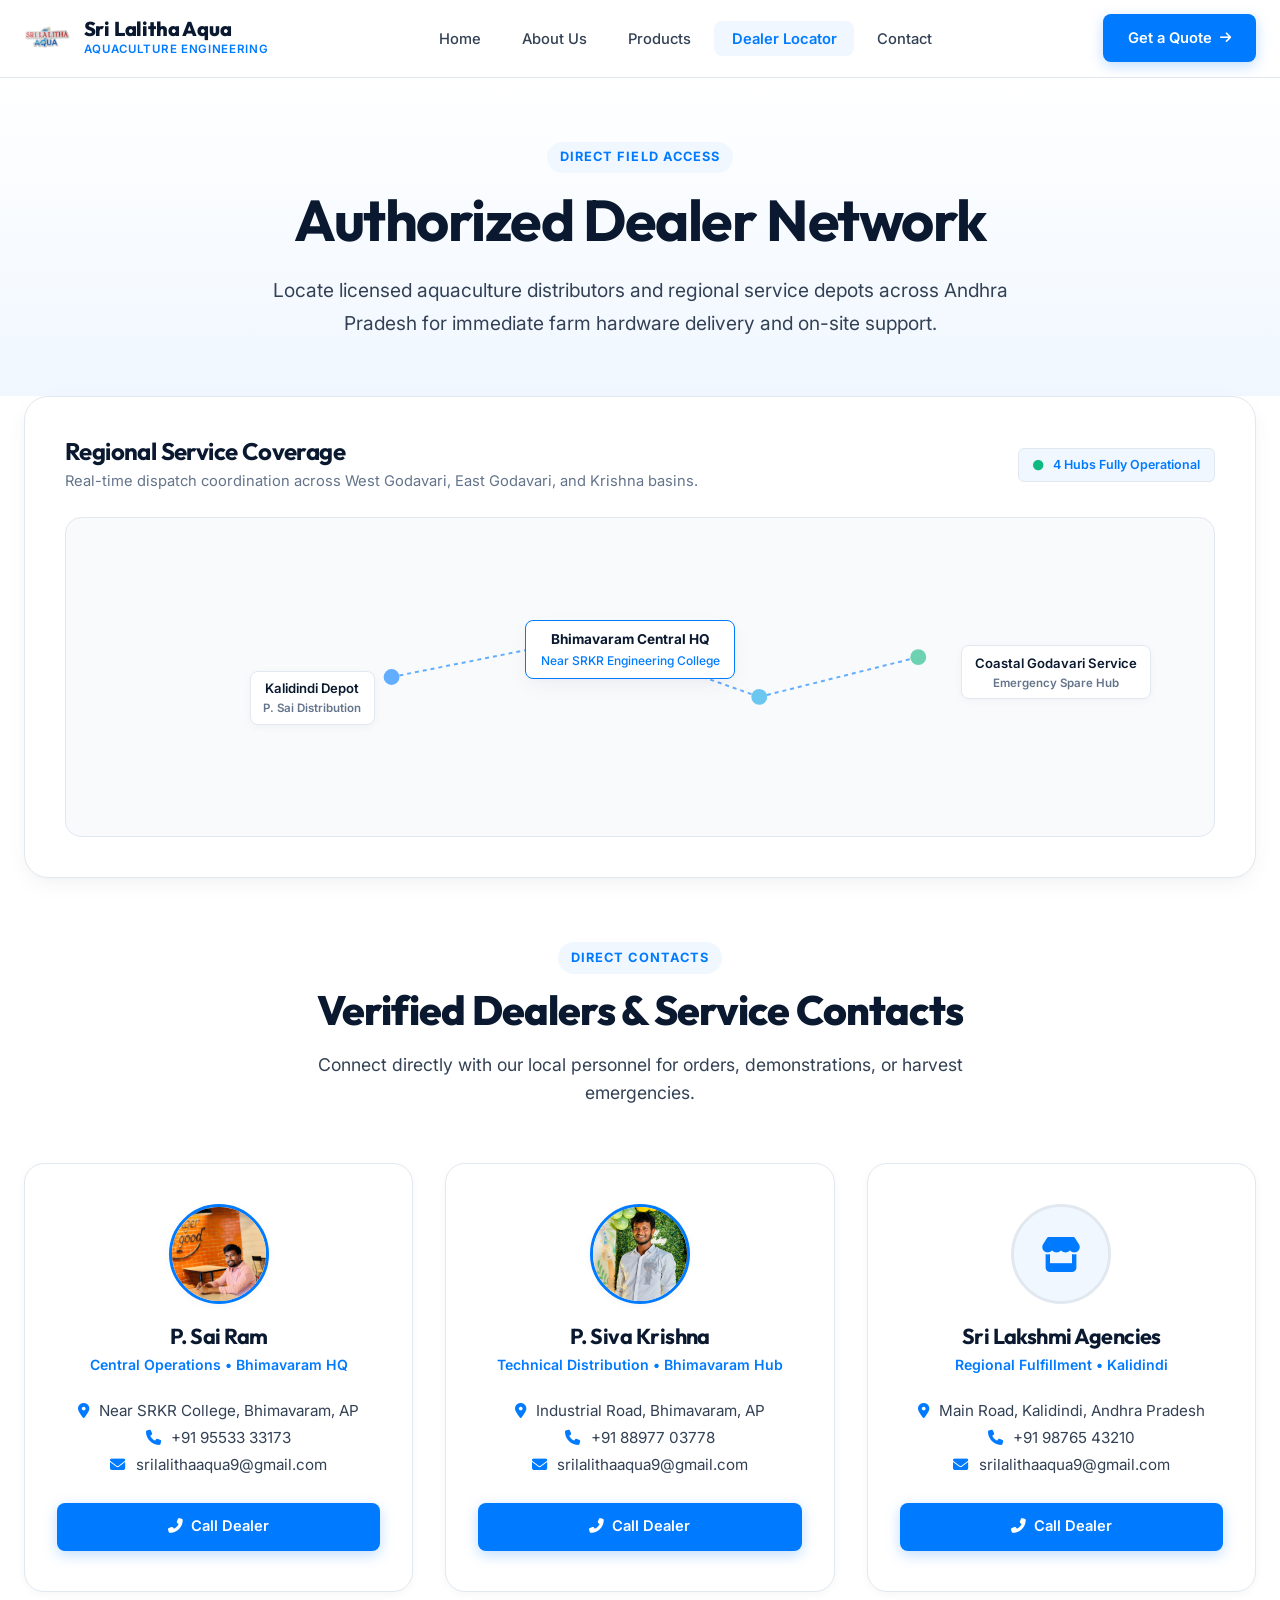
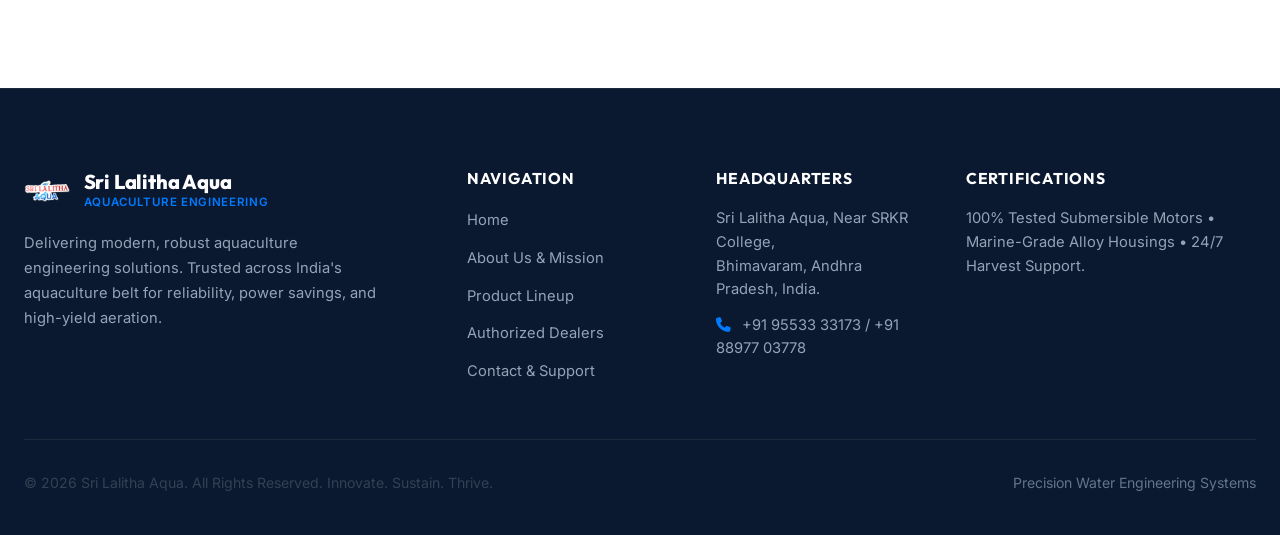
<file: dealer.html>
<!DOCTYPE html>
<html lang="en">
<head>
  <meta charset="UTF-8">
  <meta name="viewport" content="width=device-width, initial-scale=1.0">
  <meta name="description" content="Locate authorized Sri Lalitha Aqua dealers and service stations across Andhra Pradesh.">
  <meta name="keywords" content="Sri Lalitha Aqua dealer, Bhimavaram aquaculture store, aerator spare parts, Godavari dealers">
  <meta name="author" content="Sri Lalitha Aqua">
  <title>Dealer Locator | Sri Lalitha Aqua - Authorized Network</title>

  <link rel="preconnect" href="https://fonts.googleapis.com">
  <link rel="preconnect" href="https://fonts.gstatic.com" crossorigin>
  <link href="https://fonts.googleapis.com/css2?family=Inter:wght@300;400;500;600;700;800&family=Outfit:wght@500;600;700;800&display=swap" rel="stylesheet">

  <link rel="stylesheet" href="https://cdnjs.cloudflare.com/ajax/libs/font-awesome/6.5.1/css/all.min.css">

  <link rel="stylesheet" href="assets/css/style.css">
</head>
<body>

  <header class="site-header">
    <div class="header-inner">
      <a href="index.html" class="brand-wrap" aria-label="Sri Lalitha Aqua Home">
        <img src="assets/images/logo.png" alt="Sri Lalitha Aqua Logo" class="brand-logo">
        <div class="brand-text-wrap">
          <span class="brand-title">Sri Lalitha Aqua</span>
          <span class="brand-subtitle">Aquaculture Engineering</span>
        </div>
      </a>

      <nav aria-label="Primary Navigation">
        <ul class="nav-menu">
          <li><a href="index.html" class="nav-link">Home</a></li>
          <li><a href="about.html" class="nav-link">About Us</a></li>
          <li><a href="products.html" class="nav-link">Products</a></li>
          <li><a href="dealer.html" class="nav-link active">Dealer Locator</a></li>
          <li><a href="contact.html" class="nav-link">Contact</a></li>
        </ul>
      </nav>

      <div class="header-actions">
        <a href="contact.html" class="btn btn-primary">
          <span>Get a Quote</span>
          <i class="fas fa-arrow-right" style="font-size: 0.8rem;"></i>
        </a>
      </div>

      <button class="hamburger-btn" id="hamburgerBtn" aria-label="Toggle Navigation Menu">
        <span></span>
        <span></span>
        <span></span>
      </button>
    </div>

    <div class="mobile-nav-menu" id="mobileNavMenu">
      <a href="index.html" class="nav-link">Home</a>
      <a href="about.html" class="nav-link">About Us</a>
      <a href="products.html" class="nav-link">Products</a>
      <a href="dealer.html" class="nav-link active">Dealer Locator</a>
      <a href="contact.html" class="nav-link">Contact</a>
    </div>
  </header>

  <main>
    
    <section class="section" style="background: linear-gradient(180deg, #ffffff 0%, #f0f7ff 100%); padding-top: 4rem; padding-bottom: 3.5rem; text-align: center;">
      <div class="container">
        <span class="section-tag">Direct Field Access</span>
        <h1 style="font-size: clamp(2.4rem, 4.5vw, 4rem); margin-bottom: 1.25rem;">
          Authorized Dealer Network
        </h1>
        <p style="max-width: 740px; margin: 0 auto; font-size: 1.2rem; color: var(--text-secondary); line-height: 1.7;">
          Locate licensed aquaculture distributors and regional service depots across Andhra Pradesh for immediate farm hardware delivery and on-site support.
        </p>
      </div>
    </section>

    <section class="section" style="padding-top: 0;">
      <div class="container">
        <div style="background: #ffffff; border: 1px solid var(--border-light); border-radius: 24px; padding: 2.5rem; box-shadow: var(--shadow-md); position: relative; overflow: hidden; margin-bottom: 4rem;">
          <div style="display: flex; justify-content: space-between; align-items: center; margin-bottom: 1.5rem; flex-wrap: wrap; gap: 1rem;">
            <div>
              <h2 style="font-size: 1.5rem; color: var(--text-primary); margin-bottom: 0.25rem;">Regional Service Coverage</h2>
              <p style="font-size: 0.92rem; color: var(--text-muted);">Real-time dispatch coordination across West Godavari, East Godavari, and Krishna basins.</p>
            </div>
            <span class="spec-tag" style="background: var(--bg-ice); color: var(--accent-blue); font-weight: 600; padding: 0.4rem 0.9rem;">
              <i class="fas fa-circle" style="color: var(--accent-green); font-size: 0.65rem; margin-right: 0.4rem;"></i> 4 Hubs Fully Operational
            </span>
          </div>

          <div style="position: relative; height: 320px; background: var(--bg-offwhite); border: 1px solid var(--border-light); border-radius: 16px; overflow: hidden; display: flex; align-items: center; justify-content: center;">
            <svg style="position: absolute; inset: 0; width: 100%; height: 100%; opacity: 0.6;" viewBox="0 0 800 320" fill="none" xmlns="http://www.w3.org/2000/svg">
              <line x1="150" y1="160" x2="350" y2="120" stroke="#007aff" stroke-width="2" stroke-dasharray="4 4" />
              <line x1="350" y1="120" x2="520" y2="180" stroke="#007aff" stroke-width="2" stroke-dasharray="4 4" />
              <line x1="520" y1="180" x2="680" y2="140" stroke="#007aff" stroke-width="2" stroke-dasharray="4 4" />
              <circle cx="150" cy="160" r="8" fill="#007aff" />
              <circle cx="350" cy="120" r="10" fill="#007aff" />
              <circle cx="520" cy="180" r="8" fill="#0ea5e9" />
              <circle cx="680" cy="140" r="8" fill="#10b981" />
            </svg>

            <div style="position: absolute; top: 32%; left: 40%; text-align: center;">
              <div style="background: #ffffff; border: 1px solid var(--accent-blue); padding: 0.5rem 0.9rem; border-radius: 8px; box-shadow: var(--shadow-md); font-size: 0.85rem; font-weight: 700; color: var(--text-primary);">
                Bhimavaram Central HQ
                <div style="font-size: 0.75rem; color: var(--accent-blue); font-weight: 500;">Near SRKR Engineering College</div>
              </div>
            </div>

            <div style="position: absolute; top: 48%; left: 16%; text-align: center;">
              <div style="background: #ffffff; border: 1px solid var(--border-light); padding: 0.4rem 0.8rem; border-radius: 8px; box-shadow: var(--shadow-sm); font-size: 0.82rem; font-weight: 600; color: var(--text-primary);">
                Kalidindi Depot
                <div style="font-size: 0.72rem; color: var(--text-muted);">P. Sai Distribution</div>
              </div>
            </div>

            <div style="position: absolute; top: 40%; left: 78%; text-align: center;">
              <div style="background: #ffffff; border: 1px solid var(--border-light); padding: 0.4rem 0.8rem; border-radius: 8px; box-shadow: var(--shadow-sm); font-size: 0.82rem; font-weight: 600; color: var(--text-primary);">
                Coastal Godavari Service
                <div style="font-size: 0.72rem; color: var(--text-muted);">Emergency Spare Hub</div>
              </div>
            </div>
          </div>
        </div>

        <div class="section-header fade-up">
          <span class="section-tag">Direct Contacts</span>
          <h2 class="section-title">Verified Dealers &amp; Service Contacts</h2>
          <p class="section-desc">Connect directly with our local personnel for orders, demonstrations, or harvest emergencies.</p>
        </div>

        <div style="display: grid; grid-template-columns: repeat(auto-fit, minmax(320px, 1fr)); gap: 2rem;">
          
          <div class="engineering-card fade-up" style="display: flex; flex-direction: column; align-items: center; text-align: center;">
            <img src="assets/images/sai.jpg" alt="P. Sai Ram" style="width: 100px; height: 100px; border-radius: 50%; object-fit: cover; margin-bottom: 1.25rem; border: 3px solid var(--accent-blue); box-shadow: var(--shadow-sm);">
            <h3 style="font-size: 1.35rem; margin-bottom: 0.25rem;">P. Sai Ram</h3>
            <div style="font-size: 0.88rem; font-weight: 600; color: var(--accent-blue); margin-bottom: 1.25rem;">Central Operations &bull; Bhimavaram HQ</div>
            <div style="font-size: 0.95rem; color: var(--text-secondary); line-height: 1.8; margin-bottom: 1.5rem; flex-grow: 1;">
              <p><i class="fas fa-location-dot" style="color: var(--accent-blue); margin-right: 0.4rem;"></i> Near SRKR College, Bhimavaram, AP</p>
              <p><i class="fas fa-phone" style="color: var(--accent-blue); margin-right: 0.4rem;"></i> +91 95533 33173</p>
              <p><i class="fas fa-envelope" style="color: var(--accent-blue); margin-right: 0.4rem;"></i> srilalithaaqua9@gmail.com</p>
            </div>
            <a href="tel:+919553333173" class="btn btn-primary" style="width: 100%; justify-content: center;">
              <i class="fas fa-phone-flip"></i>
              <span>Call Dealer</span>
            </a>
          </div>

          <div class="engineering-card fade-up" style="display: flex; flex-direction: column; align-items: center; text-align: center;">
            <img src="assets/images/puli.jpg" alt="P. Siva Krishna" style="width: 100px; height: 100px; border-radius: 50%; object-fit: cover; margin-bottom: 1.25rem; border: 3px solid var(--accent-blue); box-shadow: var(--shadow-sm);">
            <h3 style="font-size: 1.35rem; margin-bottom: 0.25rem;">P. Siva Krishna</h3>
            <div style="font-size: 0.88rem; font-weight: 600; color: var(--accent-blue); margin-bottom: 1.25rem;">Technical Distribution &bull; Bhimavaram Hub</div>
            <div style="font-size: 0.95rem; color: var(--text-secondary); line-height: 1.8; margin-bottom: 1.5rem; flex-grow: 1;">
              <p><i class="fas fa-location-dot" style="color: var(--accent-blue); margin-right: 0.4rem;"></i> Industrial Road, Bhimavaram, AP</p>
              <p><i class="fas fa-phone" style="color: var(--accent-blue); margin-right: 0.4rem;"></i> +91 88977 03778</p>
              <p><i class="fas fa-envelope" style="color: var(--accent-blue); margin-right: 0.4rem;"></i> srilalithaaqua9@gmail.com</p>
            </div>
            <a href="tel:+918897703778" class="btn btn-primary" style="width: 100%; justify-content: center;">
              <i class="fas fa-phone-flip"></i>
              <span>Call Dealer</span>
            </a>
          </div>

          <div class="engineering-card fade-up" style="display: flex; flex-direction: column; align-items: center; text-align: center;">
            <div style="width: 100px; height: 100px; border-radius: 50%; background: var(--bg-ice); display: flex; align-items: center; justify-content: center; font-size: 2.2rem; color: var(--accent-blue); margin-bottom: 1.25rem; border: 3px solid var(--border-light);">
              <i class="fas fa-store"></i>
            </div>
            <h3 style="font-size: 1.35rem; margin-bottom: 0.25rem;">Sri Lakshmi Agencies</h3>
            <div style="font-size: 0.88rem; font-weight: 600; color: var(--accent-blue); margin-bottom: 1.25rem;">Regional Fulfillment &bull; Kalidindi</div>
            <div style="font-size: 0.95rem; color: var(--text-secondary); line-height: 1.8; margin-bottom: 1.5rem; flex-grow: 1;">
              <p><i class="fas fa-location-dot" style="color: var(--accent-blue); margin-right: 0.4rem;"></i> Main Road, Kalidindi, Andhra Pradesh</p>
              <p><i class="fas fa-phone" style="color: var(--accent-blue); margin-right: 0.4rem;"></i> +91 98765 43210</p>
              <p><i class="fas fa-envelope" style="color: var(--accent-blue); margin-right: 0.4rem;"></i> srilalithaaqua9@gmail.com</p>
            </div>
            <a href="tel:+919876543210" class="btn btn-primary" style="width: 100%; justify-content: center;">
              <i class="fas fa-phone-flip"></i>
              <span>Call Dealer</span>
            </a>
          </div>
        </div>
      </div>
    </section>
  </main>

  <footer class="site-footer">
    <div class="container">
      <div class="footer-top">
        <div class="footer-brand">
          <div class="brand-wrap">
            <img src="assets/images/logo.png" alt="Sri Lalitha Aqua Emblem" class="brand-logo" style="filter: brightness(1.2);">
            <div class="brand-text-wrap">
              <span class="brand-title" style="color: #ffffff;">Sri Lalitha Aqua</span>
              <span class="brand-subtitle" style="color: var(--accent-blue);">Aquaculture Engineering</span>
            </div>
          </div>
          <p>
            Delivering modern, robust aquaculture engineering solutions. Trusted across India's aquaculture belt for reliability, power savings, and high-yield aeration.
          </p>
        </div>

        <div>
          <h4 class="footer-col-title">Navigation</h4>
          <ul class="footer-links">
            <li><a href="index.html">Home</a></li>
            <li><a href="about.html">About Us &amp; Mission</a></li>
            <li><a href="products.html">Product Lineup</a></li>
            <li><a href="dealer.html">Authorized Dealers</a></li>
            <li><a href="contact.html">Contact &amp; Support</a></li>
          </ul>
        </div>

        <div>
          <h4 class="footer-col-title">Headquarters</h4>
          <p style="color: #94a3b8; font-size: 0.92rem; line-height: 1.6; margin-bottom: 0.75rem;">
            Sri Lalitha Aqua, Near SRKR College,<br>
            Bhimavaram, Andhra Pradesh, India.
          </p>
          <p style="color: #94a3b8; font-size: 0.92rem;">
            <i class="fas fa-phone" style="color: var(--accent-blue); margin-right: 0.4rem;"></i>
            +91 95533 33173 / +91 88977 03778
          </p>
        </div>

        <div>
          <h4 class="footer-col-title">Certifications</h4>
          <p style="color: #94a3b8; font-size: 0.92rem; line-height: 1.6;">
            100% Tested Submersible Motors &bull; Marine-Grade Alloy Housings &bull; 24/7 Harvest Support.
          </p>
        </div>
      </div>

      <div class="footer-bottom">
        <p>&copy; 2026 Sri Lalitha Aqua. All Rights Reserved. Innovate. Sustain. Thrive.</p>
        <p style="color: #64748b;">Precision Water Engineering Systems</p>
      </div>
    </div>
  </footer>

  <script src="assets/js/script.js"></script>
</body>
</html>
</file>
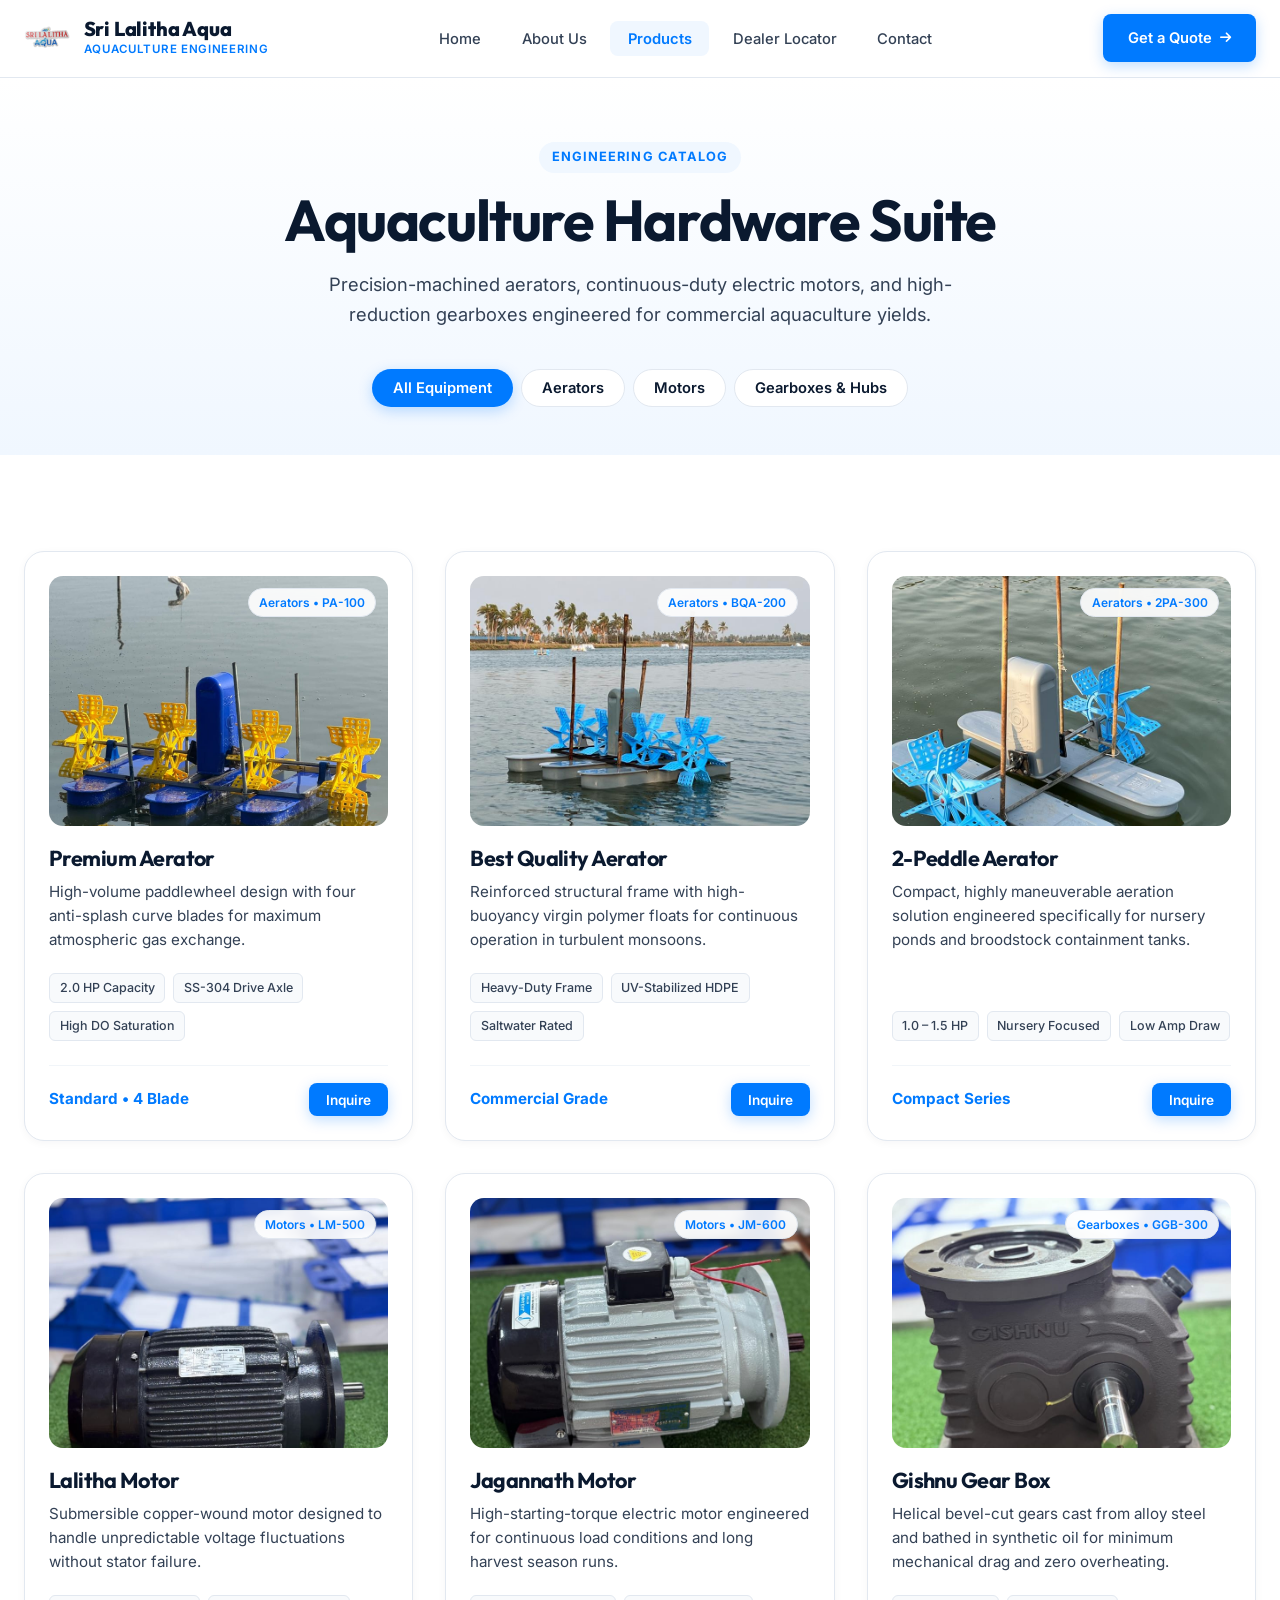
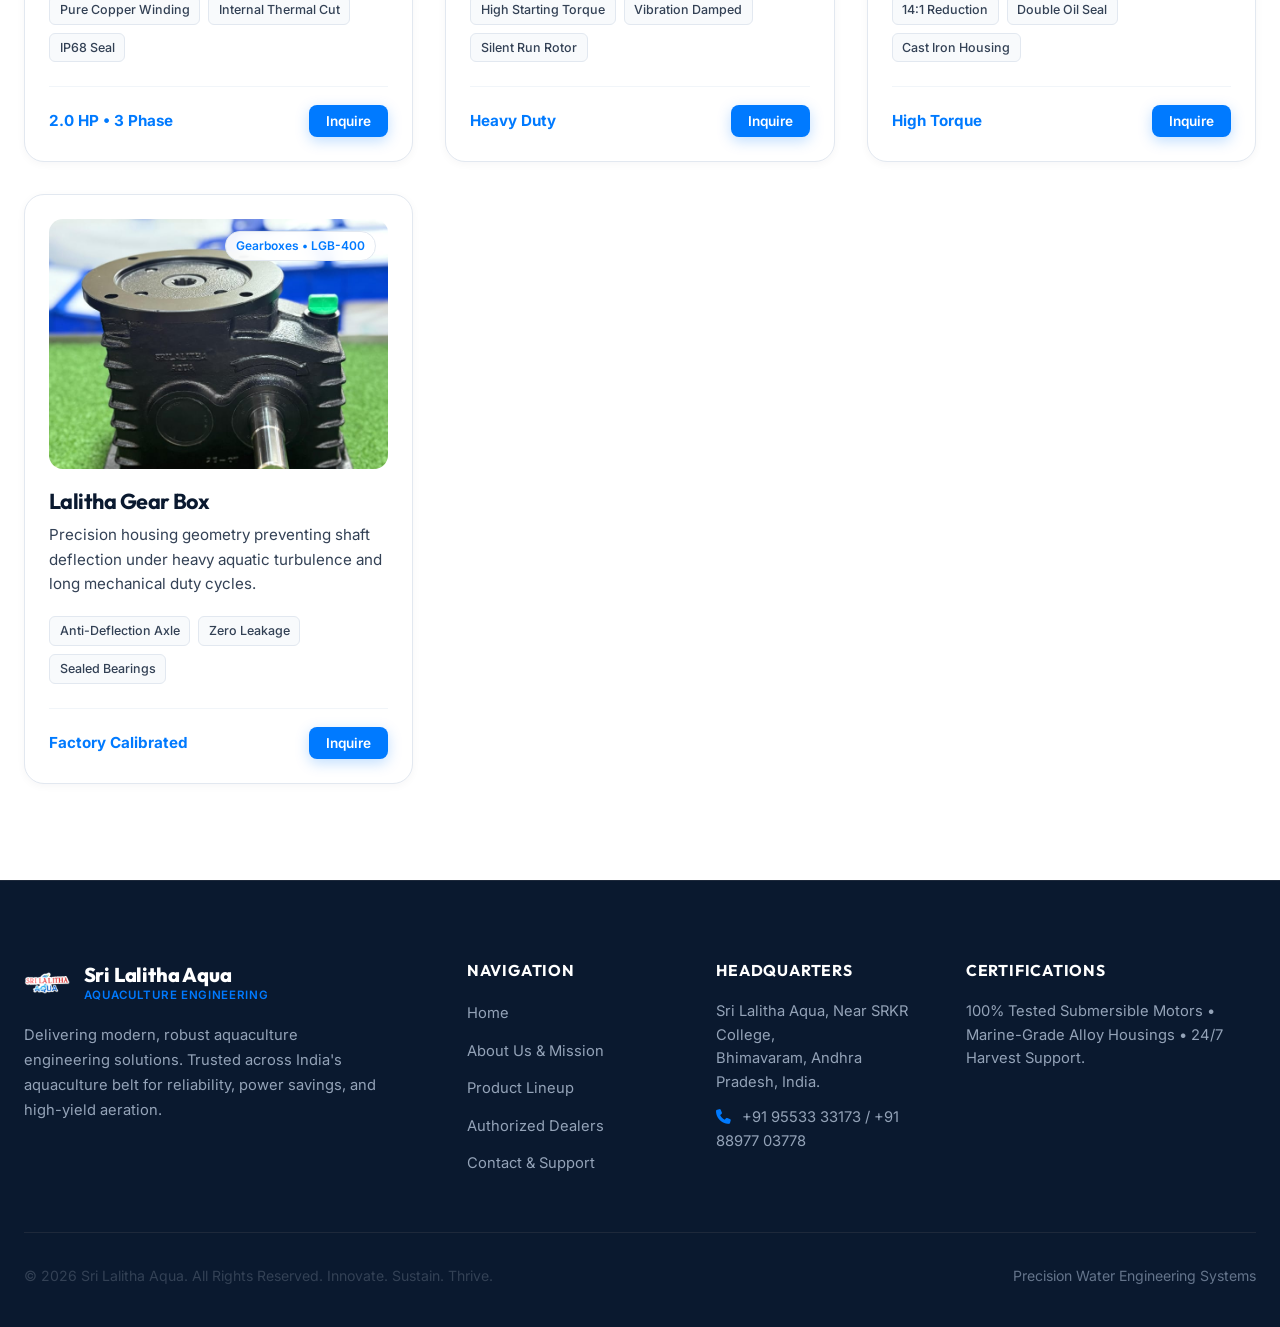
<file: products.html>
<!DOCTYPE html>
<html lang="en">
<head>
  <meta charset="UTF-8">
  <meta name="viewport" content="width=device-width, initial-scale=1.0">
  <meta name="description" content="Explore Sri Lalitha Aqua's industrial aquaculture catalog: paddle aerators, submersible motors, and helical bevel gearboxes.">
  <meta name="keywords" content="aquaculture products, aerators, motors, gearboxes, Sri Lalitha Aqua, Bhimavaram">
  <meta name="author" content="Sri Lalitha Aqua">
  <title>Products Catalog | Sri Lalitha Aqua - Modern Aquaculture Systems</title>

  <link rel="preconnect" href="https://fonts.googleapis.com">
  <link rel="preconnect" href="https://fonts.gstatic.com" crossorigin>
  <link href="https://fonts.googleapis.com/css2?family=Inter:wght@300;400;500;600;700;800&family=Outfit:wght@500;600;700;800&display=swap" rel="stylesheet">

  <link rel="stylesheet" href="https://cdnjs.cloudflare.com/ajax/libs/font-awesome/6.5.1/css/all.min.css">

  <link rel="stylesheet" href="assets/css/style.css">
</head>
<body>

  <header class="site-header">
    <div class="header-inner">
      <a href="index.html" class="brand-wrap" aria-label="Sri Lalitha Aqua Home">
        <img src="assets/images/logo.png" alt="Sri Lalitha Aqua Logo" class="brand-logo">
        <div class="brand-text-wrap">
          <span class="brand-title">Sri Lalitha Aqua</span>
          <span class="brand-subtitle">Aquaculture Engineering</span>
        </div>
      </a>

      <nav aria-label="Primary Navigation">
        <ul class="nav-menu">
          <li><a href="index.html" class="nav-link">Home</a></li>
          <li><a href="about.html" class="nav-link">About Us</a></li>
          <li><a href="products.html" class="nav-link active">Products</a></li>
          <li><a href="dealer.html" class="nav-link">Dealer Locator</a></li>
          <li><a href="contact.html" class="nav-link">Contact</a></li>
        </ul>
      </nav>

      <div class="header-actions">
        <a href="contact.html" class="btn btn-primary">
          <span>Get a Quote</span>
          <i class="fas fa-arrow-right" style="font-size: 0.8rem;"></i>
        </a>
      </div>

      <button class="hamburger-btn" id="hamburgerBtn" aria-label="Toggle Navigation Menu">
        <span></span>
        <span></span>
        <span></span>
      </button>
    </div>

    <div class="mobile-nav-menu" id="mobileNavMenu">
      <a href="index.html" class="nav-link">Home</a>
      <a href="about.html" class="nav-link">About Us</a>
      <a href="products.html" class="nav-link active">Products</a>
      <a href="dealer.html" class="nav-link">Dealer Locator</a>
      <a href="contact.html" class="nav-link">Contact</a>
    </div>
  </header>

  <main>
    
    <section class="section" style="background: linear-gradient(180deg, #ffffff 0%, #f0f7ff 100%); padding-top: 4rem; padding-bottom: 3rem; text-align: center;">
      <div class="container">
        <span class="section-tag">Engineering Catalog</span>
        <h1 style="font-size: clamp(2.4rem, 4.5vw, 3.8rem); margin-bottom: 1rem;">
          Aquaculture Hardware Suite
        </h1>
        <p style="max-width: 680px; margin: 0 auto 2.5rem; font-size: 1.15rem; color: var(--text-secondary);">
          Precision-machined aerators, continuous-duty electric motors, and high-reduction gearboxes engineered for commercial aquaculture yields.
        </p>

        <div style="display: flex; justify-content: center; gap: 0.5rem; flex-wrap: wrap;">
          <button class="btn btn-primary category-filter active" data-filter="all" style="border-radius: 999px; padding: 0.55rem 1.25rem;">All Equipment</button>
          <button class="btn btn-secondary category-filter" data-filter="aerators" style="border-radius: 999px; padding: 0.55rem 1.25rem;">Aerators</button>
          <button class="btn btn-secondary category-filter" data-filter="motors" style="border-radius: 999px; padding: 0.55rem 1.25rem;">Motors</button>
          <button class="btn btn-secondary category-filter" data-filter="gearboxes" style="border-radius: 999px; padding: 0.55rem 1.25rem;">Gearboxes &amp; Hubs</button>
        </div>
      </div>
    </section>

    <section class="section">
      <div class="container">
        <div class="products-grid" id="productsCatalogGrid">

          <article class="product-card fade-up" data-category="aerators">
            <div class="product-media">
              <span class="product-badge-pill">Aerators &bull; PA-100</span>
              <img src="assets/images/premium-aerator.jpg" alt="Premium Aerator" class="product-image" loading="lazy">
            </div>
            <div class="product-info">
              <h3 class="product-title">Premium Aerator</h3>
              <p class="product-desc">
                High-volume paddlewheel design with four anti-splash curve blades for maximum atmospheric gas exchange.
              </p>
              <div class="product-specs-list">
                <span class="spec-tag">2.0 HP Capacity</span>
                <span class="spec-tag">SS-304 Drive Axle</span>
                <span class="spec-tag">High DO Saturation</span>
              </div>
              <div class="product-card-footer">
                <span style="font-weight: 700; color: var(--accent-blue); font-size: 0.95rem;">Standard &bull; 4 Blade</span>
                <button class="btn btn-primary trigger-inquiry-btn" data-product="Premium Aerator (PA-100)" style="padding: 0.45rem 1rem; font-size: 0.85rem;">
                  Inquire
                </button>
              </div>
            </div>
          </article>

          <article class="product-card fade-up" data-category="aerators">
            <div class="product-media">
              <span class="product-badge-pill">Aerators &bull; BQA-200</span>
              <img src="assets/images/best-quality-aerator.jpg" alt="Best Quality Aerator" class="product-image" loading="lazy">
            </div>
            <div class="product-info">
              <h3 class="product-title">Best Quality Aerator</h3>
              <p class="product-desc">
                Reinforced structural frame with high-buoyancy virgin polymer floats for continuous operation in turbulent monsoons.
              </p>
              <div class="product-specs-list">
                <span class="spec-tag">Heavy-Duty Frame</span>
                <span class="spec-tag">UV-Stabilized HDPE</span>
                <span class="spec-tag">Saltwater Rated</span>
              </div>
              <div class="product-card-footer">
                <span style="font-weight: 700; color: var(--accent-blue); font-size: 0.95rem;">Commercial Grade</span>
                <button class="btn btn-primary trigger-inquiry-btn" data-product="Best Quality Aerator (BQA-200)" style="padding: 0.45rem 1rem; font-size: 0.85rem;">
                  Inquire
                </button>
              </div>
            </div>
          </article>

          <article class="product-card fade-up" data-category="aerators">
            <div class="product-media">
              <span class="product-badge-pill">Aerators &bull; 2PA-300</span>
              <img src="assets/images/2-peddle-aerator.jpg" alt="2-Peddle Aerator" class="product-image" loading="lazy">
            </div>
            <div class="product-info">
              <h3 class="product-title">2-Peddle Aerator</h3>
              <p class="product-desc">
                Compact, highly maneuverable aeration solution engineered specifically for nursery ponds and broodstock containment tanks.
              </p>
              <div class="product-specs-list">
                <span class="spec-tag">1.0 &ndash; 1.5 HP</span>
                <span class="spec-tag">Nursery Focused</span>
                <span class="spec-tag">Low Amp Draw</span>
              </div>
              <div class="product-card-footer">
                <span style="font-weight: 700; color: var(--accent-blue); font-size: 0.95rem;">Compact Series</span>
                <button class="btn btn-primary trigger-inquiry-btn" data-product="2-Peddle Aerator (2PA-300)" style="padding: 0.45rem 1rem; font-size: 0.85rem;">
                  Inquire
                </button>
              </div>
            </div>
          </article>

          <article class="product-card fade-up" data-category="motors">
            <div class="product-media">
              <span class="product-badge-pill">Motors &bull; LM-500</span>
              <img src="assets/images/lalitha-motor.jpg" alt="Lalitha Motor" class="product-image" loading="lazy">
            </div>
            <div class="product-info">
              <h3 class="product-title">Lalitha Motor</h3>
              <p class="product-desc">
                Submersible copper-wound motor designed to handle unpredictable voltage fluctuations without stator failure.
              </p>
              <div class="product-specs-list">
                <span class="spec-tag">Pure Copper Winding</span>
                <span class="spec-tag">Internal Thermal Cut</span>
                <span class="spec-tag">IP68 Seal</span>
              </div>
              <div class="product-card-footer">
                <span style="font-weight: 700; color: var(--accent-blue); font-size: 0.95rem;">2.0 HP &bull; 3 Phase</span>
                <button class="btn btn-primary trigger-inquiry-btn" data-product="Lalitha Motor (LM-500)" style="padding: 0.45rem 1rem; font-size: 0.85rem;">
                  Inquire
                </button>
              </div>
            </div>
          </article>

          <article class="product-card fade-up" data-category="motors">
            <div class="product-media">
              <span class="product-badge-pill">Motors &bull; JM-600</span>
              <img src="assets/images/jagannath-motor.jpg" alt="Jagannath Motor" class="product-image" loading="lazy">
            </div>
            <div class="product-info">
              <h3 class="product-title">Jagannath Motor</h3>
              <p class="product-desc">
                High-starting-torque electric motor engineered for continuous load conditions and long harvest season runs.
              </p>
              <div class="product-specs-list">
                <span class="spec-tag">High Starting Torque</span>
                <span class="spec-tag">Vibration Damped</span>
                <span class="spec-tag">Silent Run Rotor</span>
              </div>
              <div class="product-card-footer">
                <span style="font-weight: 700; color: var(--accent-blue); font-size: 0.95rem;">Heavy Duty</span>
                <button class="btn btn-primary trigger-inquiry-btn" data-product="Jagannath Motor (JM-600)" style="padding: 0.45rem 1rem; font-size: 0.85rem;">
                  Inquire
                </button>
              </div>
            </div>
          </article>

          <article class="product-card fade-up" data-category="gearboxes">
            <div class="product-media">
              <span class="product-badge-pill">Gearboxes &bull; GGB-300</span>
              <img src="assets/images/gishnu-gear-box.jpg" alt="Gishnu Gear Box" class="product-image" loading="lazy">
            </div>
            <div class="product-info">
              <h3 class="product-title">Gishnu Gear Box</h3>
              <p class="product-desc">
                Helical bevel-cut gears cast from alloy steel and bathed in synthetic oil for minimum mechanical drag and zero overheating.
              </p>
              <div class="product-specs-list">
                <span class="spec-tag">14:1 Reduction</span>
                <span class="spec-tag">Double Oil Seal</span>
                <span class="spec-tag">Cast Iron Housing</span>
              </div>
              <div class="product-card-footer">
                <span style="font-weight: 700; color: var(--accent-blue); font-size: 0.95rem;">High Torque</span>
                <button class="btn btn-primary trigger-inquiry-btn" data-product="Gishnu Gear Box (GGB-300)" style="padding: 0.45rem 1rem; font-size: 0.85rem;">
                  Inquire
                </button>
              </div>
            </div>
          </article>

          <article class="product-card fade-up" data-category="gearboxes">
            <div class="product-media">
              <span class="product-badge-pill">Gearboxes &bull; LGB-400</span>
              <img src="assets/images/lalitha-gear-box.jpg" alt="Lalitha Gear Box" class="product-image" loading="lazy">
            </div>
            <div class="product-info">
              <h3 class="product-title">Lalitha Gear Box</h3>
              <p class="product-desc">
                Precision housing geometry preventing shaft deflection under heavy aquatic turbulence and long mechanical duty cycles.
              </p>
              <div class="product-specs-list">
                <span class="spec-tag">Anti-Deflection Axle</span>
                <span class="spec-tag">Zero Leakage</span>
                <span class="spec-tag">Sealed Bearings</span>
              </div>
              <div class="product-card-footer">
                <span style="font-weight: 700; color: var(--accent-blue); font-size: 0.95rem;">Factory Calibrated</span>
                <button class="btn btn-primary trigger-inquiry-btn" data-product="Lalitha Gear Box (LGB-400)" style="padding: 0.45rem 1rem; font-size: 0.85rem;">
                  Inquire
                </button>
              </div>
            </div>
          </article>

        </div>
      </div>
    </section>
  </main>

  <div class="modal-overlay" id="inquiryModal" role="dialog" aria-modal="true" aria-labelledby="modalHeading">
    <div class="modal-content">
      <button class="modal-close" id="modalCloseBtn" aria-label="Close dialog">
        <i class="fas fa-times"></i>
      </button>

      <div style="margin-bottom: 1.5rem;">
        <span class="section-tag" style="font-size: 0.75rem; margin-bottom: 0.5rem;">Product Inquiry</span>
        <h3 id="modalHeading" style="font-size: 1.6rem; color: var(--text-primary);">Request Technical Quote</h3>
        <p style="font-size: 0.9rem; color: var(--text-muted);">Direct consultation from Bhimavaram engineering team.</p>
      </div>

      <form data-ajax-form>
        <div class="form-group">
          <label class="form-label">Target Equipment</label>
          <input type="text" class="form-control" id="modalProduct" readonly value="Premium Aerator PA-100">
        </div>
        <div class="form-group">
          <label class="form-label">Full Name / Farm Identity</label>
          <input type="text" class="form-control" placeholder="e.g. Ramesh Aqua Farms" required>
        </div>
        <div class="form-group">
          <label class="form-label">Contact Phone / WhatsApp Number</label>
          <input type="tel" class="form-control" placeholder="+91 95533 33173" required>
        </div>
        <div class="form-group">
          <label class="form-label">Units or Farm Requirements</label>
          <textarea class="form-control" rows="3" placeholder="Specify unit quantity, pond volume, or delivery location..."></textarea>
        </div>
        <button type="submit" class="btn btn-primary" style="width: 100%; justify-content: center; padding: 0.85rem;">
          <span>Submit Request</span>
          <i class="fas fa-paper-plane" style="font-size: 0.85rem;"></i>
        </button>
      </form>
    </div>
  </div>

  <footer class="site-footer">
    <div class="container">
      <div class="footer-top">
        <div class="footer-brand">
          <div class="brand-wrap">
            <img src="assets/images/logo.png" alt="Sri Lalitha Aqua Emblem" class="brand-logo" style="filter: brightness(1.2);">
            <div class="brand-text-wrap">
              <span class="brand-title" style="color: #ffffff;">Sri Lalitha Aqua</span>
              <span class="brand-subtitle" style="color: var(--accent-blue);">Aquaculture Engineering</span>
            </div>
          </div>
          <p>
            Delivering modern, robust aquaculture engineering solutions. Trusted across India's aquaculture belt for reliability, power savings, and high-yield aeration.
          </p>
        </div>

        <div>
          <h4 class="footer-col-title">Navigation</h4>
          <ul class="footer-links">
            <li><a href="index.html">Home</a></li>
            <li><a href="about.html">About Us &amp; Mission</a></li>
            <li><a href="products.html">Product Lineup</a></li>
            <li><a href="dealer.html">Authorized Dealers</a></li>
            <li><a href="contact.html">Contact &amp; Support</a></li>
          </ul>
        </div>

        <div>
          <h4 class="footer-col-title">Headquarters</h4>
          <p style="color: #94a3b8; font-size: 0.92rem; line-height: 1.6; margin-bottom: 0.75rem;">
            Sri Lalitha Aqua, Near SRKR College,<br>
            Bhimavaram, Andhra Pradesh, India.
          </p>
          <p style="color: #94a3b8; font-size: 0.92rem;">
            <i class="fas fa-phone" style="color: var(--accent-blue); margin-right: 0.4rem;"></i>
            +91 95533 33173 / +91 88977 03778
          </p>
        </div>

        <div>
          <h4 class="footer-col-title">Certifications</h4>
          <p style="color: #94a3b8; font-size: 0.92rem; line-height: 1.6;">
            100% Tested Submersible Motors &bull; Marine-Grade Alloy Housings &bull; 24/7 Harvest Support.
          </p>
        </div>
      </div>

      <div class="footer-bottom">
        <p>&copy; 2026 Sri Lalitha Aqua. All Rights Reserved. Innovate. Sustain. Thrive.</p>
        <p style="color: #64748b;">Precision Water Engineering Systems</p>
      </div>
    </div>
  </footer>

  <script src="assets/js/script.js"></script>
  <script>
    // Category Filter Interactions
    const filterButtons = document.querySelectorAll('.category-filter');
    const cards = document.querySelectorAll('#productsCatalogGrid .product-card');

    filterButtons.forEach(btn => {
      btn.addEventListener('click', () => {
        filterButtons.forEach(b => {
          b.classList.remove('btn-primary', 'active');
          b.classList.add('btn-secondary');
        });
        btn.classList.add('btn-primary', 'active');
        btn.classList.remove('btn-secondary');

        const cat = btn.getAttribute('data-filter');
        cards.forEach(card => {
          if (cat === 'all' || card.getAttribute('data-category') === cat) {
            card.style.display = 'flex';
          } else {
            card.style.display = 'none';
          }
        });
      });
    });
  </script>
</body>
</html>
</file>
<file: assets/css/style.css>
@import url('https://fonts.googleapis.com/css2?family=Inter:wght@300;400;500;600;700;800&family=Outfit:wght@500;600;700;800&display=swap');

:root {
  
  --bg-white: #ffffff;
  --bg-offwhite: #f8fafc;
  --bg-ice: #f0f7ff;
  --bg-surface: #ffffff;
  --bg-card: #ffffff;

  --text-primary: #0a192f;      
  --text-secondary: #334155;    
  --text-muted: #64748b;        
  --text-light: #94a3b8;

  --accent-blue: #007aff;       
  --accent-blue-hover: #0062cc;
  --accent-teal: #0ea5e9;       
  --accent-soft-blue: #e0f2fe;  
  --accent-green: #10b981;      

  --border-light: #e2e8f0;
  --border-subtle: #f1f5f9;
  --border-blue: rgba(0, 122, 255, 0.2);

  --shadow-sm: 0 2px 8px rgba(10, 25, 47, 0.04);
  --shadow-md: 0 8px 24px -4px rgba(10, 25, 47, 0.06), 0 2px 6px -1px rgba(10, 25, 47, 0.02);
  --shadow-lg: 0 16px 36px -6px rgba(10, 25, 47, 0.08), 0 4px 12px -2px rgba(10, 25, 47, 0.03);
  --shadow-hover: 0 24px 48px -8px rgba(10, 25, 47, 0.12), 0 8px 16px -4px rgba(10, 25, 47, 0.04);

  --font-heading: 'Outfit', 'Inter', -apple-system, BlinkMacSystemFont, sans-serif;
  --font-body: 'Inter', -apple-system, BlinkMacSystemFont, sans-serif;

  --ease-smooth: cubic-bezier(0.16, 1, 0.3, 1);
  --ease-bounce: cubic-bezier(0.34, 1.56, 0.64, 1);
}

*, *::before, *::after {
  box-sizing: border-box;
  margin: 0;
  padding: 0;
}

html {
  font-size: 16px;
  scroll-behavior: smooth;
  background-color: var(--bg-white);
  color: var(--text-primary);
  font-family: var(--font-body);
  -webkit-font-smoothing: antialiased;
  -moz-osx-font-smoothing: grayscale;
}

body {
  background-color: var(--bg-white);
  color: var(--text-secondary);
  line-height: 1.6;
  overflow-x: hidden;
}

::-webkit-scrollbar {
  width: 8px;
}
::-webkit-scrollbar-track {
  background: var(--bg-offwhite);
}
::-webkit-scrollbar-thumb {
  background: #cbd5e1;
  border-radius: 999px;
}
::-webkit-scrollbar-thumb:hover {
  background: var(--accent-blue);
}

.preloader {
  position: fixed;
  inset: 0;
  background: #ffffff;
  z-index: 999999;
  display: flex;
  align-items: center;
  justify-content: center;
  transition: opacity 0.6s var(--ease-smooth), visibility 0.6s ease, transform 0.8s cubic-bezier(0.77, 0, 0.175, 1);
}

.preloader.fade-out {
  opacity: 0;
  visibility: hidden;
  transform: translateY(-20px);
  pointer-events: none;
}

.preloader-content {
  display: flex;
  flex-direction: column;
  align-items: center;
  text-align: center;
  max-width: 380px;
  padding: 2rem;
}

.preloader-graphic {
  position: relative;
  width: 90px;
  height: 90px;
  margin-bottom: 1.75rem;
  display: flex;
  align-items: center;
  justify-content: center;
}

.water-droplet-ring {
  position: absolute;
  inset: 0;
  border-radius: 50%;
  border: 2px solid rgba(0, 122, 255, 0.15);
  border-top-color: var(--accent-blue);
  border-right-color: var(--accent-teal);
  animation: hydroSpin 1.4s linear infinite;
}

.water-droplet-ring::after {
  content: '';
  position: absolute;
  inset: -8px;
  border-radius: 50%;
  border: 1.5px dashed rgba(0, 122, 255, 0.25);
  animation: hydroSpinReverse 4s linear infinite;
}

@keyframes hydroSpin {
  to { transform: rotate(360deg); }
}

@keyframes hydroSpinReverse {
  to { transform: rotate(-360deg); }
}

.preloader-logo {
  height: 48px;
  width: auto;
  object-fit: contain;
  animation: hydroPulse 2s ease-in-out infinite;
}

@keyframes hydroPulse {
  0%, 100% { transform: scale(0.95); opacity: 0.85; }
  50% { transform: scale(1.05); opacity: 1; }
}

.preloader-title {
  font-family: var(--font-heading);
  font-size: 1.1rem;
  font-weight: 800;
  color: var(--text-primary);
  letter-spacing: 0.12em;
  text-transform: uppercase;
  margin-bottom: 0.85rem;
}

.preloader-status {
  display: flex;
  align-items: center;
  justify-content: space-between;
  width: 100%;
  font-size: 0.78rem;
  font-weight: 600;
  color: var(--text-muted);
  letter-spacing: 0.05em;
  text-transform: uppercase;
  margin-bottom: 0.6rem;
}

#preloaderCounter {
  color: var(--accent-blue);
  font-variant-numeric: tabular-nums;
  font-weight: 700;
}

.preloader-bar {
  width: 100%;
  height: 3px;
  background: var(--bg-ice);
  border-radius: 999px;
  overflow: hidden;
  position: relative;
}

.preloader-bar-fill {
  width: 0%;
  height: 100%;
  background: linear-gradient(90deg, var(--accent-blue), var(--accent-teal));
  border-radius: 999px;
  transition: width 0.15s linear;
}

.hero-line-mask {
  display: block;
  overflow: hidden;
  line-height: 1.12;
}

.hero-word-reveal {
  display: inline-block;
  transform: translateY(115%);
  opacity: 0;
  transition: transform 0.9s cubic-bezier(0.16, 1, 0.3, 1), opacity 0.8s ease;
}

.landing-active .hero-word-reveal {
  transform: translateY(0%);
  opacity: 1;
}

.landing-active .delay-1 { transition-delay: 0.15s; }
.landing-active .delay-2 { transition-delay: 0.3s; }
.landing-active .delay-3 { transition-delay: 0.45s; }
.landing-active .delay-4 { transition-delay: 0.6s; }
.landing-active .delay-5 { transition-delay: 0.75s; }

.hero-visual-stage {
  opacity: 0;
  transform: translateY(40px) scale(0.97);
  transition: opacity 1s cubic-bezier(0.16, 1, 0.3, 1), transform 1s cubic-bezier(0.16, 1, 0.3, 1);
  transition-delay: 0.4s;
}

.landing-active .hero-visual-stage {
  opacity: 1;
  transform: translateY(0) scale(1);
}

.floating-spec {
  opacity: 0;
  transform: scale(0.7) translateY(15px);
  transition: opacity 0.6s ease, transform 0.7s cubic-bezier(0.34, 1.56, 0.64, 1);
}

.landing-active .floating-spec.spec-top-right {
  opacity: 1;
  transform: scale(1) translateY(0);
  transition-delay: 0.85s;
}

.landing-active .floating-spec.spec-bottom-left {
  opacity: 1;
  transform: scale(1) translateY(0);
  transition-delay: 1.05s;
}

.landing-settled .hero-product-card {
  animation: weightlessFloat 7s ease-in-out infinite;
}
.landing-settled .floating-spec.spec-top-right {
  animation: weightlessFloat2 6s ease-in-out infinite 1s;
}
.landing-settled .floating-spec.spec-bottom-left {
  animation: weightlessFloat2 8s ease-in-out infinite 2s;
}

h1, h2, h3, h4, h5, h6 {
  font-family: var(--font-heading);
  color: var(--text-primary);
  font-weight: 700;
  letter-spacing: -0.025em;
  line-height: 1.2;
}

p {
  color: var(--text-secondary);
}

.site-header {
  position: sticky;
  top: 0;
  left: 0;
  width: 100%;
  z-index: 1000;
  background: rgba(255, 255, 255, 0.88);
  backdrop-filter: blur(16px);
  -webkit-backdrop-filter: blur(16px);
  border-bottom: 1px solid var(--border-light);
  transition: all 0.3s ease;
}

.site-header.scrolled {
  background: rgba(255, 255, 255, 0.98);
  box-shadow: 0 4px 20px rgba(10, 25, 47, 0.05);
}

.header-inner {
  max-width: 1280px;
  margin: 0 auto;
  padding: 0.9rem 1.5rem;
  display: flex;
  align-items: center;
  justify-content: space-between;
}

.brand-wrap {
  display: flex;
  align-items: center;
  gap: 0.85rem;
  text-decoration: none;
}

.brand-logo {
  height: 46px;
  width: auto;
  object-fit: contain;
}

.brand-text-wrap {
  display: flex;
  flex-direction: column;
}

.brand-title {
  font-family: var(--font-heading);
  font-size: 1.25rem;
  font-weight: 800;
  color: var(--text-primary);
  letter-spacing: -0.01em;
  line-height: 1.1;
}

.brand-subtitle {
  font-size: 0.72rem;
  color: var(--accent-blue);
  font-weight: 600;
  letter-spacing: 0.06em;
  text-transform: uppercase;
}

.nav-menu {
  display: flex;
  align-items: center;
  gap: 0.35rem;
  list-style: none;
}

.nav-link {
  text-decoration: none;
  font-family: var(--font-body);
  font-size: 0.92rem;
  font-weight: 500;
  color: var(--text-secondary);
  padding: 0.55rem 1.1rem;
  border-radius: 8px;
  transition: all 0.25s ease;
}

.nav-link:hover {
  color: var(--accent-blue);
  background-color: var(--bg-ice);
}

.nav-link.active {
  color: var(--accent-blue);
  font-weight: 600;
  background-color: var(--bg-ice);
}

.header-actions {
  display: flex;
  align-items: center;
  gap: 0.75rem;
}

.btn {
  display: inline-flex;
  align-items: center;
  justify-content: center;
  gap: 0.5rem;
  font-family: var(--font-body);
  font-size: 0.92rem;
  font-weight: 600;
  padding: 0.7rem 1.5rem;
  border-radius: 8px;
  text-decoration: none;
  cursor: pointer;
  border: 1px solid transparent;
  transition: all 0.3s var(--ease-smooth);
}

.btn-primary {
  background-color: var(--accent-blue);
  color: #ffffff;
  box-shadow: 0 4px 14px rgba(0, 122, 255, 0.25);
}

.btn-primary:hover {
  background-color: var(--accent-blue-hover);
  transform: translateY(-2px);
  box-shadow: 0 8px 20px rgba(0, 122, 255, 0.32);
}

.btn-secondary {
  background-color: #ffffff;
  color: var(--text-primary);
  border: 1px solid var(--border-light);
}

.btn-secondary:hover {
  background-color: var(--bg-offwhite);
  border-color: #cbd5e1;
  transform: translateY(-2px);
}

.hamburger-btn {
  display: none;
  flex-direction: column;
  justify-content: center;
  gap: 5px;
  width: 38px;
  height: 38px;
  background: transparent;
  border: 1px solid var(--border-light);
  border-radius: 6px;
  cursor: pointer;
  padding: 8px;
}

.hamburger-btn span {
  display: block;
  height: 2px;
  width: 100%;
  background: var(--text-primary);
  border-radius: 2px;
  transition: all 0.3s ease;
}

.hamburger-btn.open span:nth-child(1) {
  transform: translateY(7px) rotate(45deg);
}
.hamburger-btn.open span:nth-child(2) {
  opacity: 0;
}
.hamburger-btn.open span:nth-child(3) {
  transform: translateY(-7px) rotate(-45deg);
}

.mobile-nav-menu {
  display: none;
  position: absolute;
  top: 100%;
  left: 0;
  width: 100%;
  background: #ffffff;
  border-bottom: 1px solid var(--border-light);
  padding: 1.5rem;
  box-shadow: var(--shadow-lg);
  flex-direction: column;
  gap: 0.5rem;
}

.mobile-nav-menu.open {
  display: flex;
}

.mobile-nav-menu .nav-link {
  font-size: 1.05rem;
  padding: 0.75rem 1rem;
}

.hero-section {
  position: relative;
  background: linear-gradient(180deg, #ffffff 0%, #f0f7ff 100%);
  padding: 4.5rem 1.5rem 6rem;
  overflow: hidden;
}

.hero-container {
  max-width: 1280px;
  margin: 0 auto;
  display: grid;
  grid-template-columns: 1.15fr 0.85fr;
  gap: 3.5rem;
  align-items: center;
  position: relative;
  z-index: 2;
}

.hero-badge {
  display: inline-flex;
  align-items: center;
  gap: 0.5rem;
  background: #ffffff;
  border: 1px solid var(--border-light);
  padding: 0.35rem 0.9rem;
  border-radius: 999px;
  font-size: 0.8rem;
  font-weight: 600;
  color: var(--accent-blue);
  margin-bottom: 1.5rem;
  box-shadow: var(--shadow-sm);
}

.hero-badge-dot {
  width: 8px;
  height: 8px;
  border-radius: 50%;
  background-color: var(--accent-blue);
}

.hero-title {
  font-size: clamp(2.5rem, 4.8vw, 4.2rem);
  font-weight: 800;
  color: var(--text-primary);
  line-height: 1.1;
  margin-bottom: 1.25rem;
  letter-spacing: -0.03em;
}

.hero-title span.highlight {
  color: var(--accent-blue);
}

.hero-subtitle {
  font-size: 1.18rem;
  color: var(--text-secondary);
  line-height: 1.7;
  margin-bottom: 2rem;
  max-width: 580px;
}

.hero-actions {
  display: flex;
  align-items: center;
  gap: 1rem;
  flex-wrap: wrap;
  margin-bottom: 3rem;
}

.hero-stats {
  display: grid;
  grid-template-columns: repeat(3, 1fr);
  gap: 1.5rem;
  border-top: 1px solid rgba(0, 122, 255, 0.12);
  padding-top: 2rem;
  max-width: 580px;
}

.stat-item {
  display: flex;
  flex-direction: column;
}

.stat-number {
  font-family: var(--font-heading);
  font-size: 1.85rem;
  font-weight: 800;
  color: var(--text-primary);
  line-height: 1.1;
}

.stat-label {
  font-size: 0.82rem;
  color: var(--text-muted);
  font-weight: 500;
  margin-top: 0.25rem;
}

.hero-visual-stage {
  position: relative;
  display: flex;
  justify-content: center;
  align-items: center;
}

.hero-product-card {
  position: relative;
  background: #ffffff;
  border: 1px solid var(--border-light);
  border-radius: 24px;
  padding: 1.5rem;
  box-shadow: var(--shadow-lg);
  max-width: 460px;
  width: 100%;
  animation: weightlessFloat 7s ease-in-out infinite;
}

.hero-image-wrap {
  width: 100%;
  height: 360px;
  border-radius: 16px;
  overflow: hidden;
  background: var(--bg-offwhite);
  position: relative;
}

.hero-image {
  width: 100%;
  height: 100%;
  object-fit: cover;
  transition: transform 0.6s var(--ease-smooth);
}

.hero-product-card:hover .hero-image {
  transform: scale(1.04);
}

.floating-spec {
  position: absolute;
  background: rgba(255, 255, 255, 0.95);
  backdrop-filter: blur(12px);
  border: 1px solid var(--border-light);
  border-radius: 12px;
  padding: 0.75rem 1rem;
  box-shadow: var(--shadow-md);
  display: flex;
  align-items: center;
  gap: 0.75rem;
  z-index: 5;
}

.floating-spec.spec-top-right {
  top: -15px;
  right: -20px;
  animation: weightlessFloat2 6s ease-in-out infinite 1s;
}

.floating-spec.spec-bottom-left {
  bottom: -20px;
  left: -20px;
  animation: weightlessFloat2 8s ease-in-out infinite 2s;
}

.spec-icon {
  width: 36px;
  height: 36px;
  border-radius: 8px;
  background: var(--bg-ice);
  display: flex;
  align-items: center;
  justify-content: center;
  color: var(--accent-blue);
  font-size: 1rem;
}

.spec-text-title {
  font-size: 0.88rem;
  font-weight: 700;
  color: var(--text-primary);
  line-height: 1.2;
}

.spec-text-sub {
  font-size: 0.75rem;
  color: var(--text-muted);
}

#heroWaveCanvas {
  position: absolute;
  bottom: 0;
  left: 0;
  width: 100%;
  height: 120px;
  pointer-events: none;
  z-index: 1;
}

@keyframes weightlessFloat {
  0%, 100% {
    transform: translateY(0);
  }
  50% {
    transform: translateY(-12px);
  }
}

@keyframes weightlessFloat2 {
  0%, 100% {
    transform: translateY(0);
  }
  50% {
    transform: translateY(-8px);
  }
}

.section {
  padding: 6rem 1.5rem;
  position: relative;
}

.section-alt {
  background-color: var(--bg-offwhite);
  border-top: 1px solid var(--border-light);
  border-bottom: 1px solid var(--border-light);
}

.container {
  max-width: 1280px;
  margin: 0 auto;
}

.section-header {
  text-align: center;
  max-width: 680px;
  margin: 0 auto 3.5rem;
}

.section-tag {
  display: inline-block;
  font-size: 0.8rem;
  font-weight: 700;
  letter-spacing: 0.08em;
  text-transform: uppercase;
  color: var(--accent-blue);
  background-color: var(--bg-ice);
  padding: 0.35rem 0.85rem;
  border-radius: 999px;
  margin-bottom: 0.75rem;
}

.section-title {
  font-size: clamp(2rem, 3.2vw, 2.75rem);
  font-weight: 800;
  color: var(--text-primary);
  line-height: 1.2;
  margin-bottom: 1rem;
}

.section-desc {
  font-size: 1.1rem;
  color: var(--text-secondary);
  line-height: 1.6;
}

.products-grid {
  display: grid;
  grid-template-columns: repeat(3, 1fr);
  gap: 2rem;
}

.product-card {
  background: var(--bg-card);
  border: 1px solid var(--border-light);
  border-radius: 20px;
  padding: 1.5rem;
  display: flex;
  flex-direction: column;
  box-shadow: var(--shadow-sm);
  transition: transform 0.4s var(--ease-smooth), box-shadow 0.4s var(--ease-smooth), border-color 0.3s ease;
  position: relative;
}

.product-card:hover {
  transform: translateY(-10px);
  box-shadow: var(--shadow-hover);
  border-color: rgba(0, 122, 255, 0.35);
}

.product-media {
  width: 100%;
  height: 250px;
  border-radius: 14px;
  overflow: hidden;
  background-color: var(--bg-offwhite);
  margin-bottom: 1.25rem;
  position: relative;
}

.product-image {
  width: 100%;
  height: 100%;
  object-fit: cover;
  transition: transform 0.5s var(--ease-smooth);
}

.product-card:hover .product-image {
  transform: scale(1.05);
}

.product-badge-pill {
  position: absolute;
  top: 12px;
  right: 12px;
  background: rgba(255, 255, 255, 0.9);
  backdrop-filter: blur(8px);
  border: 1px solid var(--border-light);
  border-radius: 999px;
  padding: 0.25rem 0.65rem;
  font-size: 0.75rem;
  font-weight: 600;
  color: var(--accent-blue);
}

.product-info {
  display: flex;
  flex-direction: column;
  flex-grow: 1;
}

.product-title {
  font-size: 1.35rem;
  font-weight: 700;
  color: var(--text-primary);
  margin-bottom: 0.5rem;
}

.product-desc {
  font-size: 0.95rem;
  color: var(--text-secondary);
  line-height: 1.6;
  margin-bottom: 1.25rem;
  flex-grow: 1;
}

.product-specs-list {
  display: flex;
  gap: 0.5rem;
  flex-wrap: wrap;
  margin-bottom: 1.5rem;
}

.spec-tag {
  font-size: 0.78rem;
  font-weight: 500;
  background: var(--bg-offwhite);
  border: 1px solid var(--border-light);
  color: var(--text-secondary);
  padding: 0.25rem 0.6rem;
  border-radius: 6px;
}

.product-card-footer {
  display: flex;
  align-items: center;
  justify-content: space-between;
  border-top: 1px solid var(--border-subtle);
  padding-top: 1.1rem;
}

.link-learn-more {
  display: inline-flex;
  align-items: center;
  gap: 0.4rem;
  font-size: 0.92rem;
  font-weight: 600;
  color: var(--accent-blue);
  text-decoration: none;
  transition: gap 0.25s ease, color 0.2s ease;
}

.link-learn-more i {
  transition: transform 0.25s ease;
}

.link-learn-more:hover {
  color: var(--accent-blue-hover);
  gap: 0.65rem;
}

.link-learn-more:hover i {
  transform: translateX(3px);
}

.engineering-grid {
  display: grid;
  grid-template-columns: repeat(3, 1fr);
  gap: 2rem;
}

.engineering-card {
  background: #ffffff;
  border: 1px solid var(--border-light);
  border-radius: 20px;
  padding: 2.5rem 2rem;
  box-shadow: var(--shadow-sm);
  transition: all 0.35s var(--ease-smooth);
}

.engineering-card:hover {
  transform: translateY(-8px);
  box-shadow: var(--shadow-md);
  border-color: rgba(0, 122, 255, 0.3);
}

.card-icon-box {
  width: 52px;
  height: 52px;
  border-radius: 12px;
  background: var(--bg-ice);
  display: flex;
  align-items: center;
  justify-content: center;
  color: var(--accent-blue);
  font-size: 1.35rem;
  margin-bottom: 1.5rem;
}

.card-title {
  font-size: 1.3rem;
  font-weight: 700;
  color: var(--text-primary);
  margin-bottom: 0.75rem;
}

.card-desc {
  font-size: 0.98rem;
  color: var(--text-secondary);
  line-height: 1.65;
}

.cta-banner {
  background: linear-gradient(135deg, #0a192f 0%, #1e293b 100%);
  border-radius: 24px;
  padding: 4rem 3rem;
  color: #ffffff;
  display: flex;
  align-items: center;
  justify-content: space-between;
  gap: 2.5rem;
  box-shadow: var(--shadow-lg);
}

.cta-banner h2 {
  color: #ffffff;
  font-size: 2.2rem;
  margin-bottom: 0.75rem;
}

.cta-banner p {
  color: #94a3b8;
  font-size: 1.1rem;
  max-width: 600px;
}

.cta-banner .btn-primary {
  background-color: var(--accent-blue);
  white-space: nowrap;
  padding: 0.9rem 2rem;
  font-size: 1rem;
}

.site-footer {
  background: #0a192f;
  color: #94a3b8;
  padding: 5rem 1.5rem 2.5rem;
  border-top: 1px solid #1e293b;
}

.footer-top {
  display: grid;
  grid-template-columns: 2fr 1fr 1fr 1.5fr;
  gap: 3.5rem;
  margin-bottom: 3.5rem;
}

.footer-brand p {
  color: #94a3b8;
  font-size: 0.92rem;
  line-height: 1.7;
  margin-top: 1rem;
  max-width: 360px;
}

.footer-col-title {
  font-size: 0.98rem;
  font-weight: 700;
  color: #ffffff;
  text-transform: uppercase;
  letter-spacing: 0.05em;
  margin-bottom: 1.25rem;
}

.footer-links {
  list-style: none;
  display: flex;
  flex-direction: column;
  gap: 0.75rem;
}

.footer-links a {
  color: #94a3b8;
  text-decoration: none;
  font-size: 0.92rem;
  transition: color 0.25s ease;
}

.footer-links a:hover {
  color: #ffffff;
}

.footer-social-links {
  display: flex;
  gap: 0.75rem;
  margin-top: 1.25rem;
}

.social-icon-btn {
  width: 38px;
  height: 38px;
  border-radius: 8px;
  background: rgba(255, 255, 255, 0.06);
  border: 1px solid rgba(255, 255, 255, 0.1);
  color: #ffffff;
  display: flex;
  align-items: center;
  justify-content: center;
  text-decoration: none;
  transition: all 0.25s ease;
}

.social-icon-btn:hover {
  background: var(--accent-blue);
  border-color: var(--accent-blue);
  transform: translateY(-2px);
}

.footer-bottom {
  border-top: 1px solid #1e293b;
  padding-top: 2rem;
  display: flex;
  align-items: center;
  justify-content: space-between;
  flex-wrap: wrap;
  gap: 1rem;
  font-size: 0.88rem;
}

.modal-overlay {
  position: fixed;
  inset: 0;
  background: rgba(10, 25, 47, 0.5);
  backdrop-filter: blur(8px);
  z-index: 10000;
  display: flex;
  align-items: center;
  justify-content: center;
  padding: 1.5rem;
  opacity: 0;
  pointer-events: none;
  transition: opacity 0.3s ease;
}

.modal-overlay.open {
  opacity: 1;
  pointer-events: auto;
}

.modal-content {
  background: #ffffff;
  border-radius: 20px;
  border: 1px solid var(--border-light);
  box-shadow: var(--shadow-lg);
  max-width: 520px;
  width: 100%;
  padding: 2.25rem;
  position: relative;
  transform: translateY(20px);
  transition: transform 0.3s var(--ease-smooth);
}

.modal-overlay.open .modal-content {
  transform: translateY(0);
}

.modal-close {
  position: absolute;
  top: 1.25rem;
  right: 1.25rem;
  background: var(--bg-offwhite);
  border: 1px solid var(--border-light);
  width: 34px;
  height: 34px;
  border-radius: 50%;
  display: flex;
  align-items: center;
  justify-content: center;
  cursor: pointer;
  color: var(--text-secondary);
  transition: all 0.2s ease;
}

.modal-close:hover {
  background: #e2e8f0;
  color: var(--text-primary);
}

.form-group {
  margin-bottom: 1.25rem;
}

.form-label {
  display: block;
  font-size: 0.88rem;
  font-weight: 600;
  color: var(--text-primary);
  margin-bottom: 0.4rem;
}

.form-control {
  width: 100%;
  padding: 0.75rem 1rem;
  background: #ffffff;
  border: 1px solid var(--border-light);
  border-radius: 8px;
  font-family: var(--font-body);
  font-size: 0.95rem;
  color: var(--text-primary);
  outline: none;
  transition: border-color 0.2s ease, box-shadow 0.2s ease;
}

.form-control:focus {
  border-color: var(--accent-blue);
  box-shadow: 0 0 0 3px rgba(0, 122, 255, 0.15);
}

.fade-up {
  opacity: 0;
  transform: translateY(24px);
  transition: opacity 0.8s var(--ease-smooth), transform 0.8s var(--ease-smooth);
}

.fade-up.visible {
  opacity: 1;
  transform: translateY(0);
}

@media (max-width: 1024px) {
  .hero-container {
    grid-template-columns: 1fr;
    text-align: center;
    gap: 3rem;
  }
  .hero-subtitle {
    margin-left: auto;
    margin-right: auto;
  }
  .hero-actions {
    justify-content: center;
  }
  .hero-stats {
    margin: 0 auto;
  }
  .hero-visual-stage {
    order: -1;
  }
  .products-grid,
  .engineering-grid {
    grid-template-columns: repeat(2, 1fr);
  }
  .footer-top {
    grid-template-columns: 1fr 1fr;
  }
  .cta-banner {
    flex-direction: column;
    text-align: center;
  }
}

@media (max-width: 768px) {
  .nav-menu, .header-actions .btn {
    display: none;
  }
  .hamburger-btn {
    display: flex;
  }
  .products-grid,
  .engineering-grid {
    grid-template-columns: 1fr;
  }
  .footer-top {
    grid-template-columns: 1fr;
    gap: 2rem;
  }
  .hero-stats {
    grid-template-columns: 1fr;
    gap: 1rem;
  }
  .floating-spec {
    display: none;
  }
}
</file>
